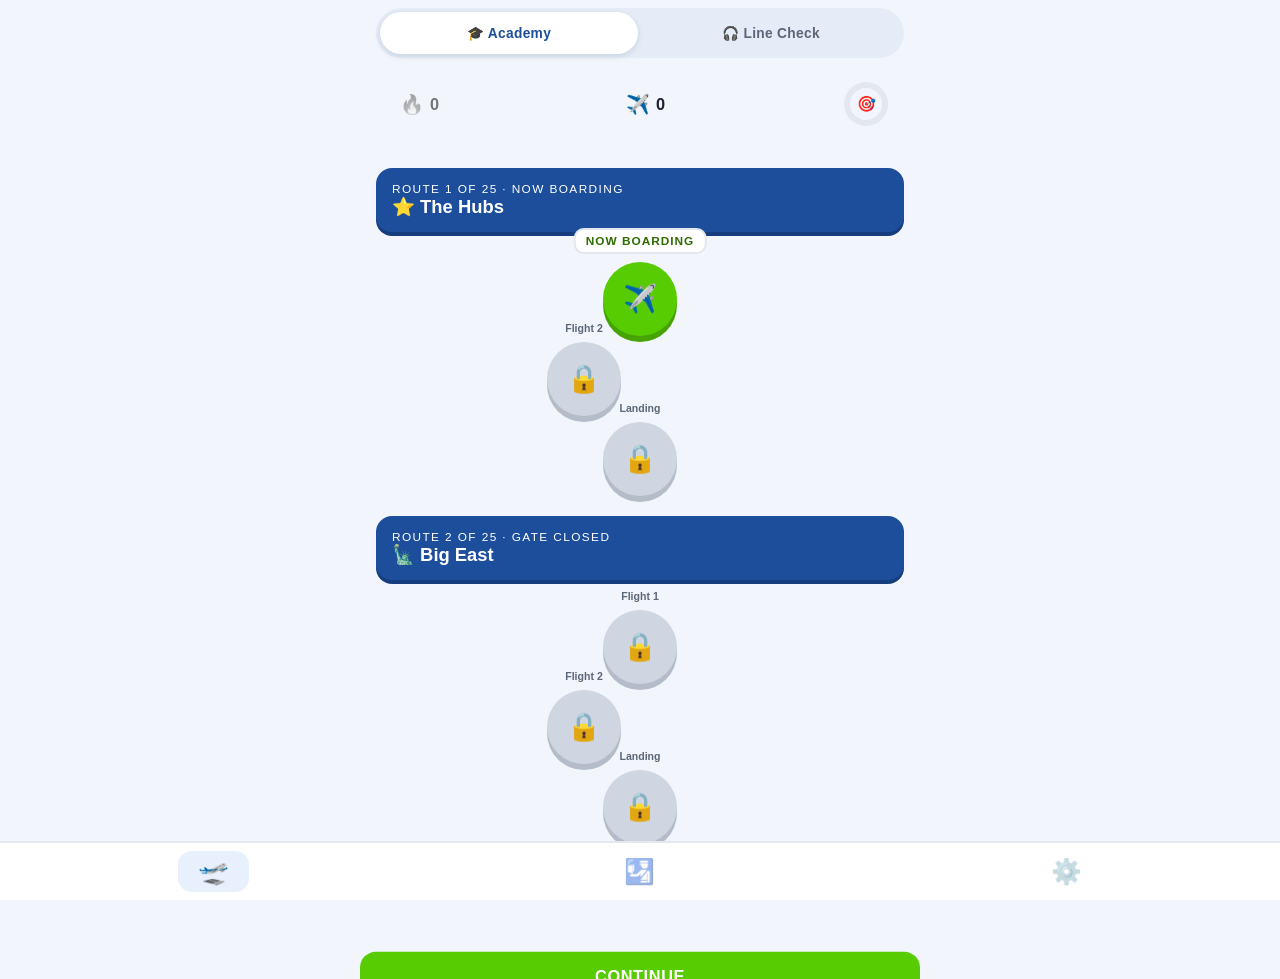
<file: index.html>
<!DOCTYPE html>
<html lang="en">
  <head>
    <meta charset="UTF-8" />
    <meta name="viewport" content="width=device-width, initial-scale=1.0, viewport-fit=cover" />
    <meta name="theme-color" content="#0a3161" />
    <title>Corrine's Flight Academy</title>
    <link rel="manifest" href="manifest.webmanifest" />
    <link rel="apple-touch-icon" href="icons/icon-192.png" />
    <link rel="stylesheet" href="styles.css" />
  </head>
  <body>
    <main id="app">
      <!-- ===== PATH (home) ===== -->
      <section id="path-screen" class="screen">
        <!-- Mode switch: Academy teaches, Line Check checks. -->
        <div class="mode-switch" role="group" aria-label="Game mode">
          <button class="ms-btn active" data-mode="academy">🎓 Academy</button>
          <button class="ms-btn" data-mode="linecheck">🎧 Line Check</button>
        </div>
        <div class="topbar">
          <button class="stat-chip streak-chip" id="streak-chip" aria-label="Day streak">
            <span class="ico">🔥</span><span id="streak-num">0</span>
          </button>
          <button class="stat-chip" id="miles-chip" aria-label="Sky Miles">
            <span class="ico">✈️</span><span id="miles-num">0</span>
          </button>
          <div class="goal-ring" id="goal-ring" style="position:relative" title="Daily goal">
            <span class="plane" id="goal-plane">🎯</span>
          </div>
        </div>

        <div class="banner" id="risk-banner" hidden>
          <span>⏰</span><span id="risk-text">Your streak is waiting — land one flight today!</span>
        </div>

        <div id="path-container"><!-- units + nodes rendered by app.js --></div>
      </section>

      <!-- ===== LESSON ===== -->
      <section id="lesson-screen" class="screen" hidden>
        <div class="lesson-top">
          <button class="quit-btn" id="quit-btn" aria-label="Quit lesson">✕</button>
          <div class="lesson-bar"><div class="fill" id="lesson-fill"></div></div>
          <div class="combo-flame" id="combo-flame"></div>
        </div>

        <div class="maple" id="maple">
          <span class="dog" id="maple-dog">🐕</span>
          <span class="bubble" id="maple-bubble" hidden></span>
        </div>

        <div class="q-area" id="q-area"><!-- question rendered by app.js --></div>

        <button class="btn blue" id="check-btn" hidden disabled>Check</button>
      </section>

      <!-- ===== LESSON COMPLETE (boarding pass) ===== -->
      <section id="complete-screen" class="screen" hidden>
        <div class="complete-wrap">
          <div class="complete-title" id="complete-title">Flight landed! 🛬</div>
          <div class="stars-big" id="complete-stars"></div>
          <div class="boarding-pass">
            <div class="bp-head">
              <span>UNITED FLIGHT ACADEMY</span><span id="bp-flight">UA 1234</span>
            </div>
            <div class="bp-body wide" style="padding-bottom:4px">
              <div class="bp-stat">
                <div class="lbl">Passenger</div>
                <div class="num" style="font-size:1.1rem">HACHMON / CORRINE</div>
              </div>
            </div>
            <div class="bp-body">
              <div class="bp-stat"><div class="num" id="bp-miles">+0</div><div class="lbl">Miles</div></div>
              <div class="bp-stat"><div class="num" id="bp-acc">0%</div><div class="lbl">Accuracy</div></div>
              <div class="bp-stat"><div class="num" id="bp-combo">0</div><div class="lbl">Best combo</div></div>
            </div>
            <div class="bp-tear"></div>
            <div class="bp-foot" id="bp-note">🐕 Maple approves this landing.</div>
          </div>
          <button class="btn" id="continue-btn" style="width:100%">Continue</button>
          <button class="btn ghost" id="bonus-btn" style="width:100%" hidden>⚡ Final Boarding — 45s bonus round</button>
          <button class="btn ghost" id="path-btn" style="width:100%" hidden>Back to the path</button>
        </div>
      </section>

      <!-- ===== LINE CHECK: ops board (home) ===== -->
      <section id="lc-home-screen" class="screen lc" hidden>
        <div class="mode-switch dark" role="group" aria-label="Game mode">
          <button class="ms-btn" data-mode="academy">🎓 Academy</button>
          <button class="ms-btn active" data-mode="linecheck">🎧 Line Check</button>
        </div>
        <div class="lc-head">
          <div class="lc-kicker">CHECK AIRMAN ON BOARD</div>
          <h1 class="lc-title">Line Check</h1>
          <p class="lc-sub">
            No options. No letter tiles. No route to narrow it down — just the question,
            the way someone would ask you at the gate.
          </p>
          <div class="lc-stats" id="lc-stats"></div>
        </div>
        <div class="lc-menu" id="lc-menu"><!-- round cards rendered by app.js --></div>
      </section>

      <!-- ===== LINE CHECK: the runner ===== -->
      <section id="lc-screen" class="screen lc" hidden>
        <div class="lc-top">
          <button class="quit-btn" id="lc-quit" aria-label="Leave line check">✕</button>
          <div class="lc-bar"><div class="fill" id="lc-fill"></div></div>
          <div class="lc-meta" id="lc-meta"></div>
        </div>
        <div class="lc-stage" id="lc-stage"><!-- skinned prompt + answer, rendered by app.js --></div>
      </section>

      <!-- ===== LINE CHECK: debrief ===== -->
      <section id="lc-report-screen" class="screen lc" hidden>
        <div class="report">
          <div class="rep-head">
            <div class="rep-kicker">LINE CHECK REPORT</div>
            <div class="rep-verdict" id="rep-verdict">SATISFACTORY</div>
            <div class="rep-sub" id="rep-sub"></div>
          </div>
          <div class="rep-grid">
            <div class="rep-stat"><div class="num" id="rep-score">0</div><div class="lbl">Correct</div></div>
            <div class="rep-stat"><div class="num" id="rep-acc">0%</div><div class="lbl">Accuracy</div></div>
            <div class="rep-stat"><div class="num" id="rep-miles">+0</div><div class="lbl">Miles</div></div>
          </div>
          <div class="rep-list" id="rep-list"></div>
          <button class="btn" id="rep-again" style="width:100%">Run another</button>
          <button class="btn ghost" id="rep-done" style="width:100%">Back to ops</button>
        </div>
      </section>

      <!-- ===== LINE CHECK: hand-the-phone-over deck ===== -->
      <section id="lc-cards-screen" class="screen lc" hidden>
        <div class="lc-top">
          <button class="quit-btn" id="cards-quit" aria-label="Put the deck away">✕</button>
          <div class="lc-bar"><div class="fill" id="cards-fill"></div></div>
          <div class="lc-meta" id="cards-meta"></div>
        </div>
        <div class="qcard-wrap">
          <div class="qcard" id="qcard">
            <div class="qcard-role">📱 HAND THE PHONE OVER — READ THIS OUT LOUD</div>
            <div class="qcard-q" id="qcard-q"></div>
            <div class="qcard-a" id="qcard-a" hidden></div>
            <button class="btn ghost" id="qcard-reveal" style="width:100%">Reveal the answer</button>
            <div class="qcard-grade" id="qcard-grade" hidden>
              <button class="btn red" id="qcard-miss">✗ Missed it</button>
              <button class="btn" id="qcard-got">✓ Nailed it</button>
            </div>
          </div>
        </div>
      </section>

      <!-- ===== PASSPORT ===== -->
      <section id="passport-screen" class="screen" hidden>
        <div class="passport-head">
          <div class="muted" style="color:#cfe0f5">CREW RANK</div>
          <div class="rank-name" id="rank-name">Trainee 🎓</div>
          <div class="rank-bar"><div class="fill" id="rank-fill"></div></div>
          <div id="rank-next" style="font-size:0.85rem; opacity:0.85"></div>
        </div>
        <h2 class="section">🛂 Passport stamps</h2>
        <div class="stamps" id="stamps"></div>
        <h2 class="section">🎖️ Badges</h2>
        <div class="badges-row" id="badges"></div>
      </section>

      <!-- ===== SETTINGS ===== -->
      <section id="settings-screen" class="screen" hidden>
        <div class="settings-list">
          <div class="setting-row">
            <span>🔊 Sound effects</span>
            <label class="switch"><input type="checkbox" id="sound-toggle" /><span class="knob"></span></label>
          </div>
          <div class="setting-row">
            <span>🎧 Line Check voice<br /><small class="muted" id="voice-status"></small></span>
            <select id="voice-select" class="mini-select">
              <option value="full">Speak &amp; listen</option>
              <option value="prompts">Speak only</option>
              <option value="off">Silent</option>
            </select>
          </div>
          <div class="setting-row">
            <span>🎲 Cold call on open<br /><small class="muted">One surprise question when you open the app</small></span>
            <label class="switch"><input type="checkbox" id="coldopen-toggle" /><span class="knob"></span></label>
          </div>
          <div class="setting-row">
            <span>🎯 Daily goal (miles)</span>
            <input type="number" id="goal-input" min="10" max="500" step="10" />
          </div>
          <div class="setting-row">
            <span>🌦️ Weather Delay (streak shield)<br /><small class="muted" id="freeze-status"></small></span>
            <button class="btn blue" id="freeze-btn" style="padding:10px 12px; font-size:0.8rem">Buy · 200 ✈️</button>
          </div>
          <div class="setting-row"><span>💾 Back up progress</span><button class="btn ghost" id="export-btn" style="padding:10px 12px; font-size:0.8rem">Export</button></div>
          <div class="setting-row"><span>📥 Restore progress</span><button class="btn ghost" id="import-btn" style="padding:10px 12px; font-size:0.8rem">Import</button></div>
          <input type="file" id="import-file" accept="application/json" hidden />
          <div class="setting-row"><span>🗑️ Reset everything</span><button class="btn red" id="reset-btn" style="padding:10px 12px; font-size:0.8rem">Reset</button></div>
          <p class="muted">Progress is saved on this device. Export to move to another phone.</p>
        </div>
      </section>
    </main>

    <!-- Maple celebration overlay -->
    <div class="cheer-overlay" id="cheer-overlay">
      <div class="cheer-card">
        <div class="big-dog" id="cheer-dog">🐕</div>
        <div class="msg" id="cheer-msg"></div>
        <button class="btn" id="cheer-btn">Aww! Continue</button>
      </div>
    </div>

    <!-- Answer feedback footer -->
    <div class="feedback" id="feedback">
      <div class="feedback-inner">
        <div class="headline" id="fb-headline"></div>
        <div class="detail" id="fb-detail"></div>
        <div class="hint" id="fb-hint"></div>
        <button class="btn" id="fb-continue">Continue</button>
      </div>
    </div>

    <!-- Bottom tabs -->
    <nav class="tabbar" id="tabbar">
      <button class="tab active" data-tab="path" aria-label="Flight path">🛫</button>
      <button class="tab" data-tab="passport" aria-label="Passport">🛂</button>
      <button class="tab" data-tab="settings" aria-label="Settings">⚙️</button>
    </nav>

    <!-- Order matters: data + engines first, then the app that wires them up. -->
    <script src="js/data.js"></script>
    <script src="js/srs.js"></script>
    <script src="js/storage.js"></script>
    <script src="js/audio.js"></script>
    <script src="js/game.js"></script>
    <script src="js/linecheck.js"></script>
    <script src="js/voice.js"></script>
    <script src="js/app.js"></script>
  </body>
</html>
</file>
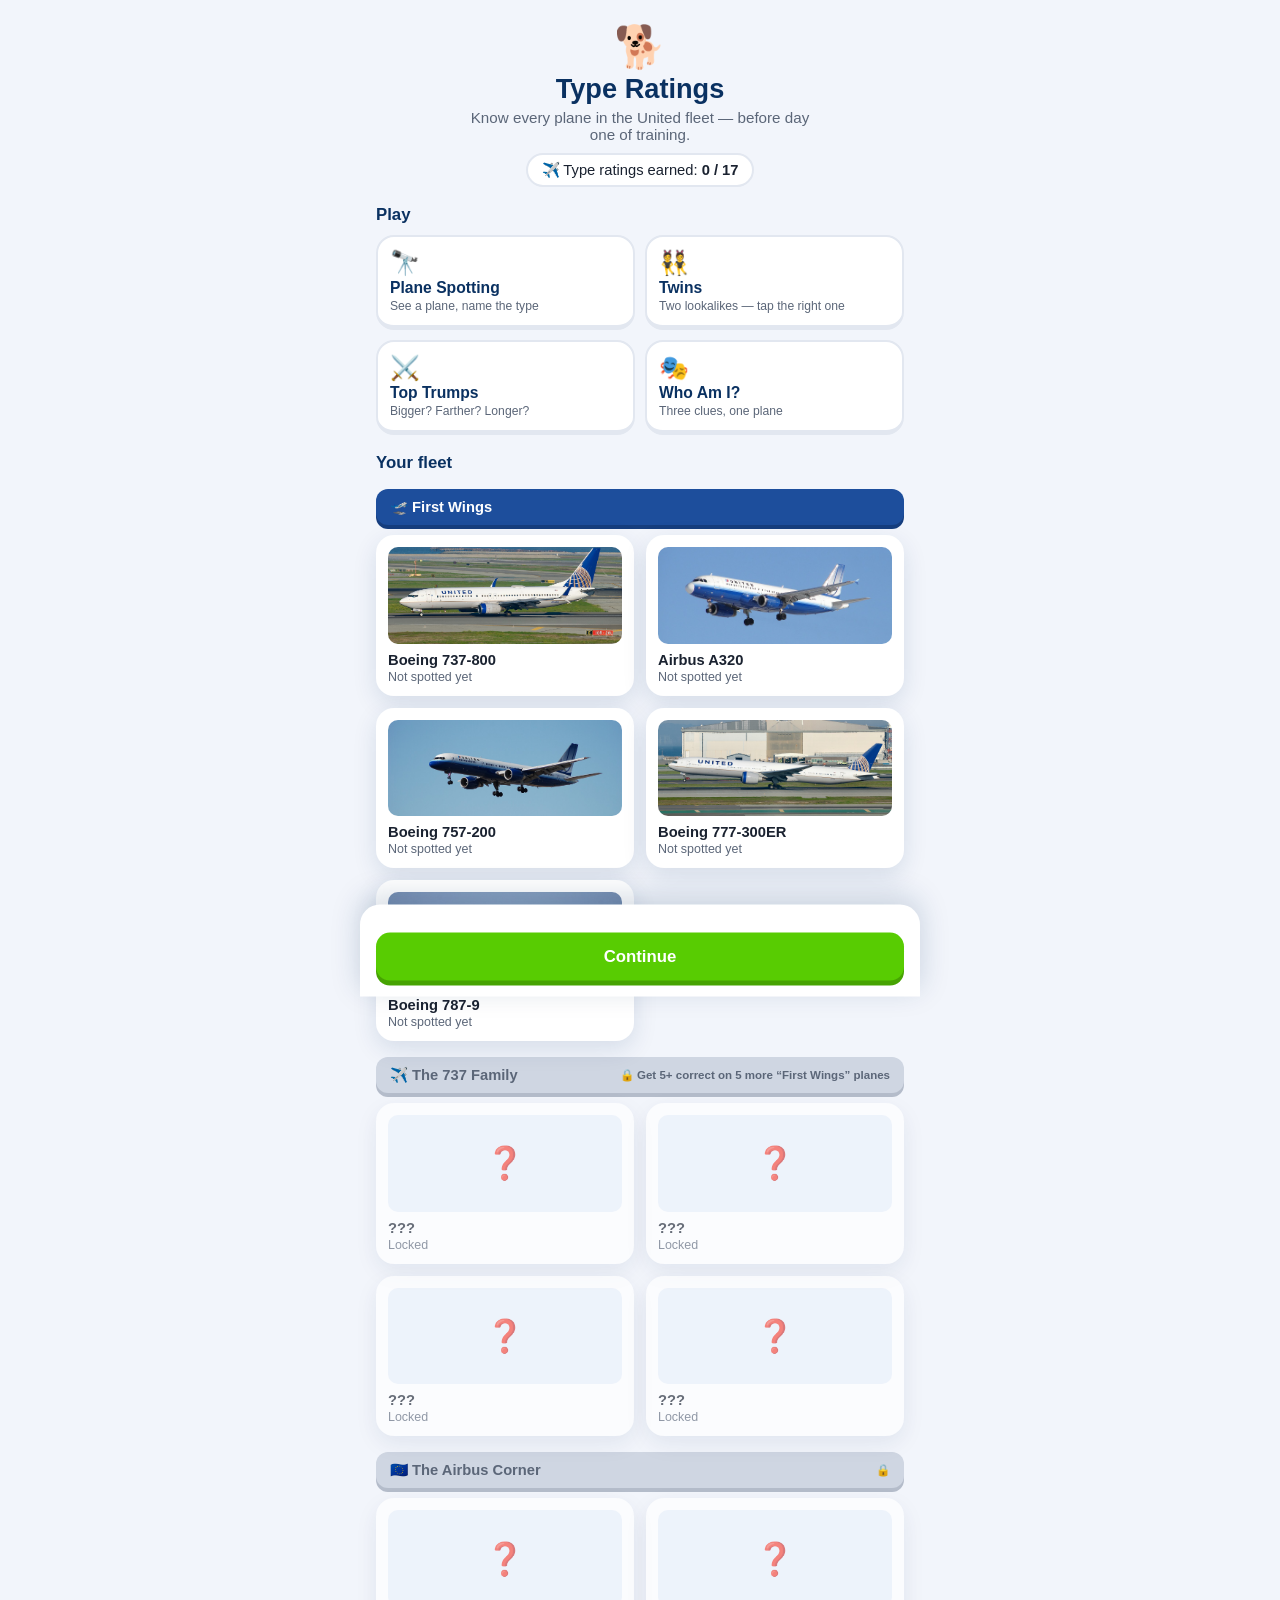
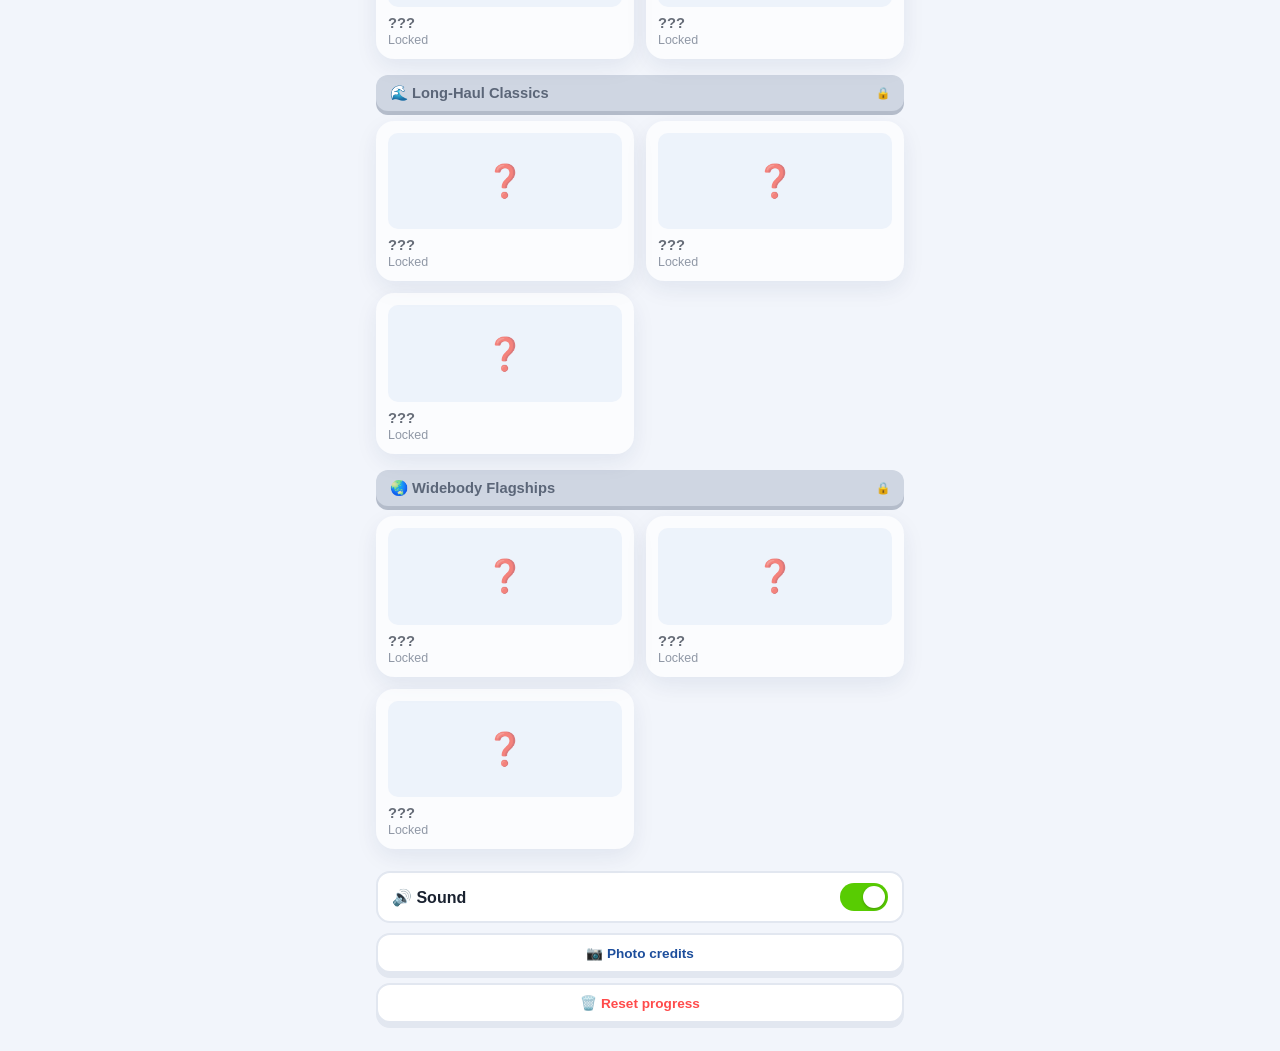
<file: fleet/index.html>
<!DOCTYPE html>
<html lang="en">
  <head>
    <meta charset="UTF-8" />
    <meta name="viewport" content="width=device-width, initial-scale=1.0, viewport-fit=cover" />
    <meta name="theme-color" content="#0a3161" />
    <title>Corrine's Type Ratings</title>
    <link rel="manifest" href="manifest.webmanifest" />
    <link rel="apple-touch-icon" href="icons/icon-192.png" />
    <link rel="stylesheet" href="styles.css" />
  </head>
  <body>
    <main id="app">
      <!-- ===== HOME (the hangar) ===== -->
      <section id="home-screen" class="screen">
        <header class="hero">
          <div class="hero-dog">🐕</div>
          <h1>Type Ratings</h1>
          <p class="tagline">Know every plane in the United fleet — before day one of training.</p>
          <div class="rated-chip">✈️ Type ratings earned: <b id="rated-count">0 / 5</b></div>
        </header>

        <div class="banner" id="ph-banner" hidden>
          🖼️ Using placeholder art for now — add real photos with
          <code>tools/fetch-photos.mjs</code> (see README).
        </div>

        <h2 class="section">Play</h2>
        <div class="modes" id="modes"><!-- mode cards rendered by app.js --></div>

        <h2 class="section">Your fleet</h2>
        <div class="hangar" id="hangar"><!-- groups + plane cards rendered by app.js --></div>

        <div class="home-foot">
          <label class="switch-row"><span>🔊 Sound</span>
            <label class="switch"><input type="checkbox" id="sound-toggle" /><span class="knob"></span></label>
          </label>
          <button class="btn ghost small" id="credits-btn">📷 Photo credits</button>
          <button class="btn ghost small danger" id="reset-btn">🗑️ Reset progress</button>
        </div>
      </section>

      <!-- ===== QUIZ ===== -->
      <section id="quiz-screen" class="screen" hidden>
        <div class="quiz-top">
          <button class="quit-btn" id="quit-btn" aria-label="Quit round">✕</button>
          <div class="quiz-bar"><div class="fill" id="quiz-fill"></div></div>
          <div class="quiz-count" id="quiz-count">1 / 8</div>
        </div>

        <div class="maple">
          <span class="dog">🐕</span>
          <span class="bubble" id="maple-bubble" hidden></span>
        </div>

        <div class="fixup-tag" id="fixup-tag" hidden>🔁 Second look — you've got this</div>
        <h2 class="q-prompt" id="q-prompt">What plane is this?</h2>
        <div id="q-body"><!-- photo / twin panels / clues rendered by app.js --></div>
        <div class="options" id="options"></div>
      </section>

      <!-- ===== RESULTS ===== -->
      <section id="results-screen" class="screen" hidden>
        <div class="results-wrap">
          <div class="res-title" id="res-title">Round complete! 🛬</div>
          <div class="rating-card">
            <div class="rc-head"><span>UNITED FLEET ACADEMY</span><span>SPOTTING CHECK</span></div>
            <div class="rc-body">
              <div class="rc-stat"><div class="num" id="res-acc">0%</div><div class="lbl">First-try accuracy</div></div>
              <div class="rc-stat"><div class="num" id="res-combo">0</div><div class="lbl">Best combo</div></div>
            </div>
            <div class="rc-foot" id="res-note">🐕 Maple approves.</div>
          </div>
          <div id="res-stamps"></div>
          <button class="btn play" id="again-btn">🔭 Spot more planes</button>
          <button class="btn ghost" id="home-btn">Back to the hangar</button>
        </div>
      </section>

      <!-- ===== PHOTO CREDITS ===== -->
      <section id="credits-screen" class="screen" hidden>
        <h2 class="section">📷 Photo credits</h2>
        <p class="muted">
          Photos come from <a href="https://commons.wikimedia.org" target="_blank" rel="noopener">Wikimedia Commons</a>
          under free licenses. Thank you, plane spotters of the world.
        </p>
        <div id="credits-list"></div>
        <button class="btn ghost" id="credits-back" style="width:100%">Back</button>
      </section>
    </main>

    <!-- Answer feedback footer -->
    <div class="feedback" id="feedback">
      <div class="feedback-inner">
        <div class="headline" id="fb-headline"></div>
        <div class="spot-cue" id="fb-spot"></div>
        <button class="btn" id="fb-continue">Continue</button>
      </div>
    </div>

    <!-- Order matters: data + engines first, then the app that wires them up. -->
    <script src="js/data.js"></script>
    <script src="js/quiz.js"></script>
    <script src="js/photos.js"></script>
    <script src="js/audio.js"></script>
    <script src="js/app.js"></script>
  </body>
</html>
</file>
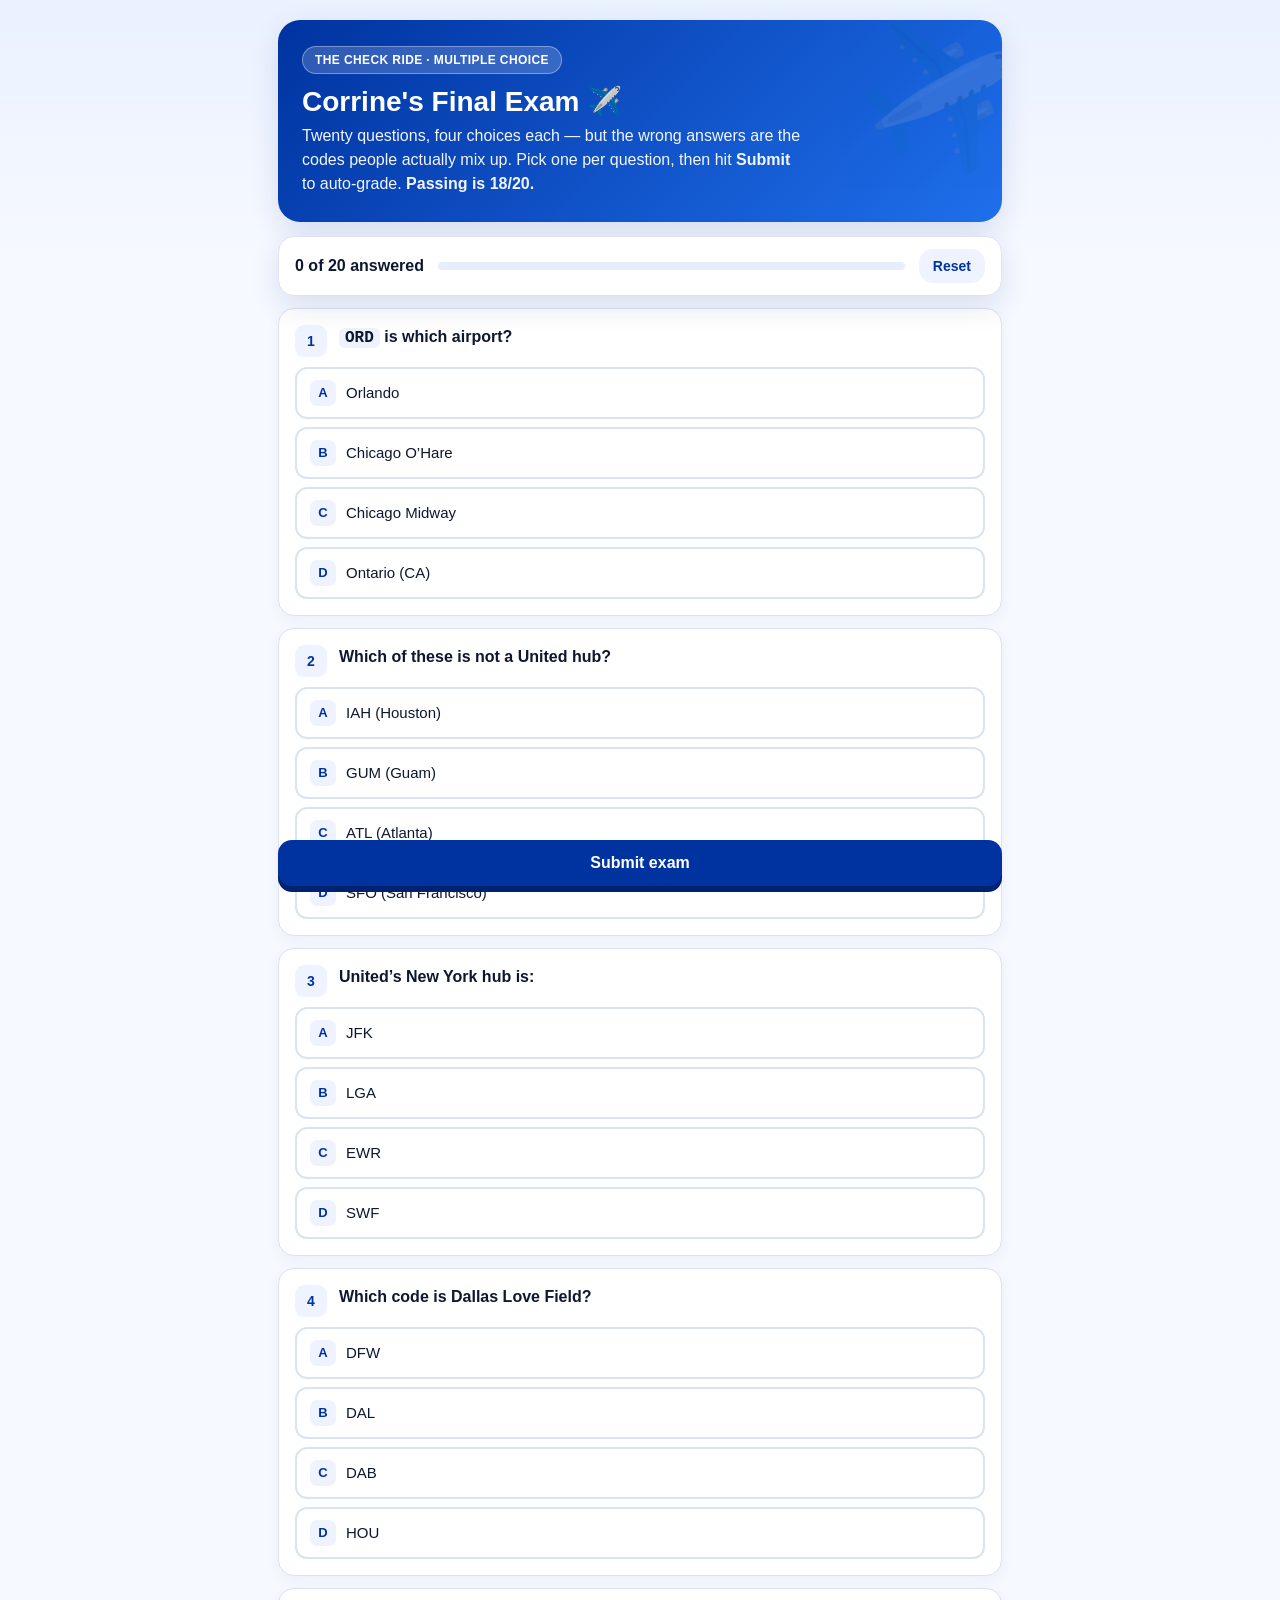
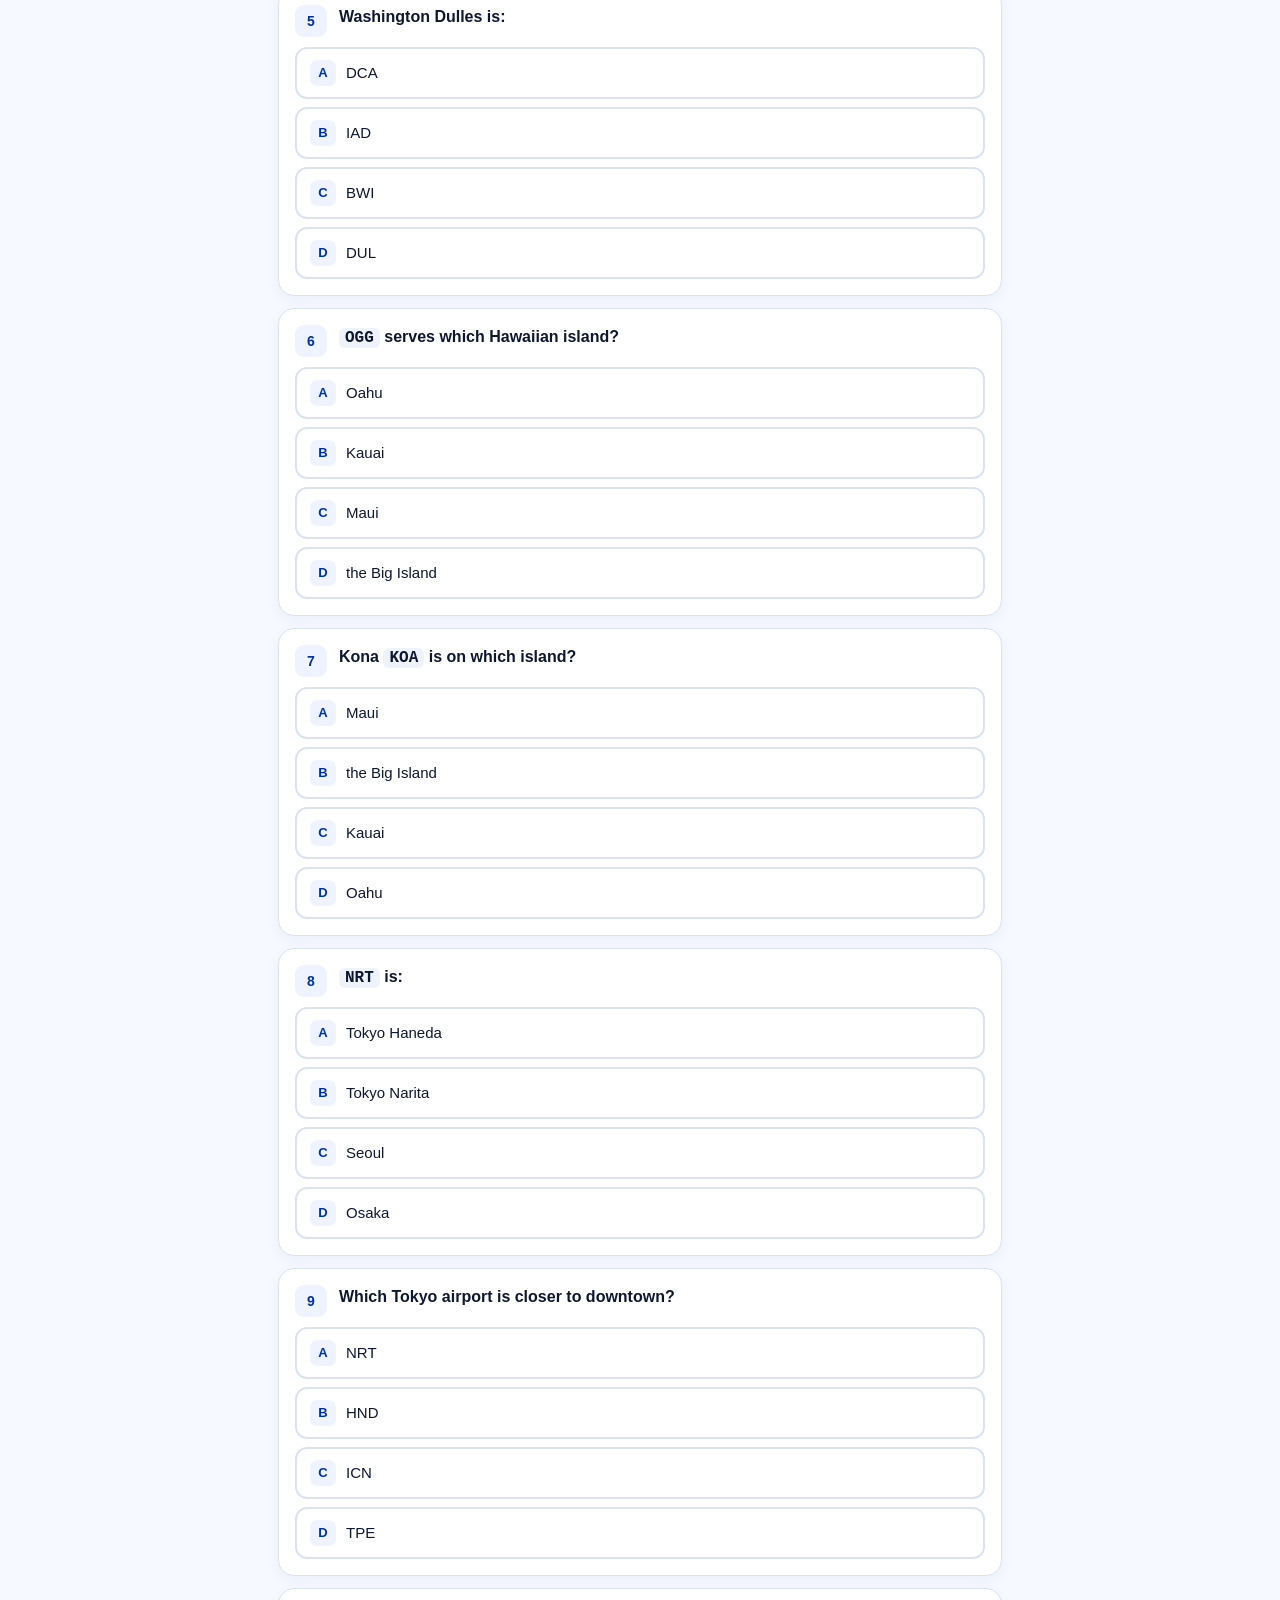
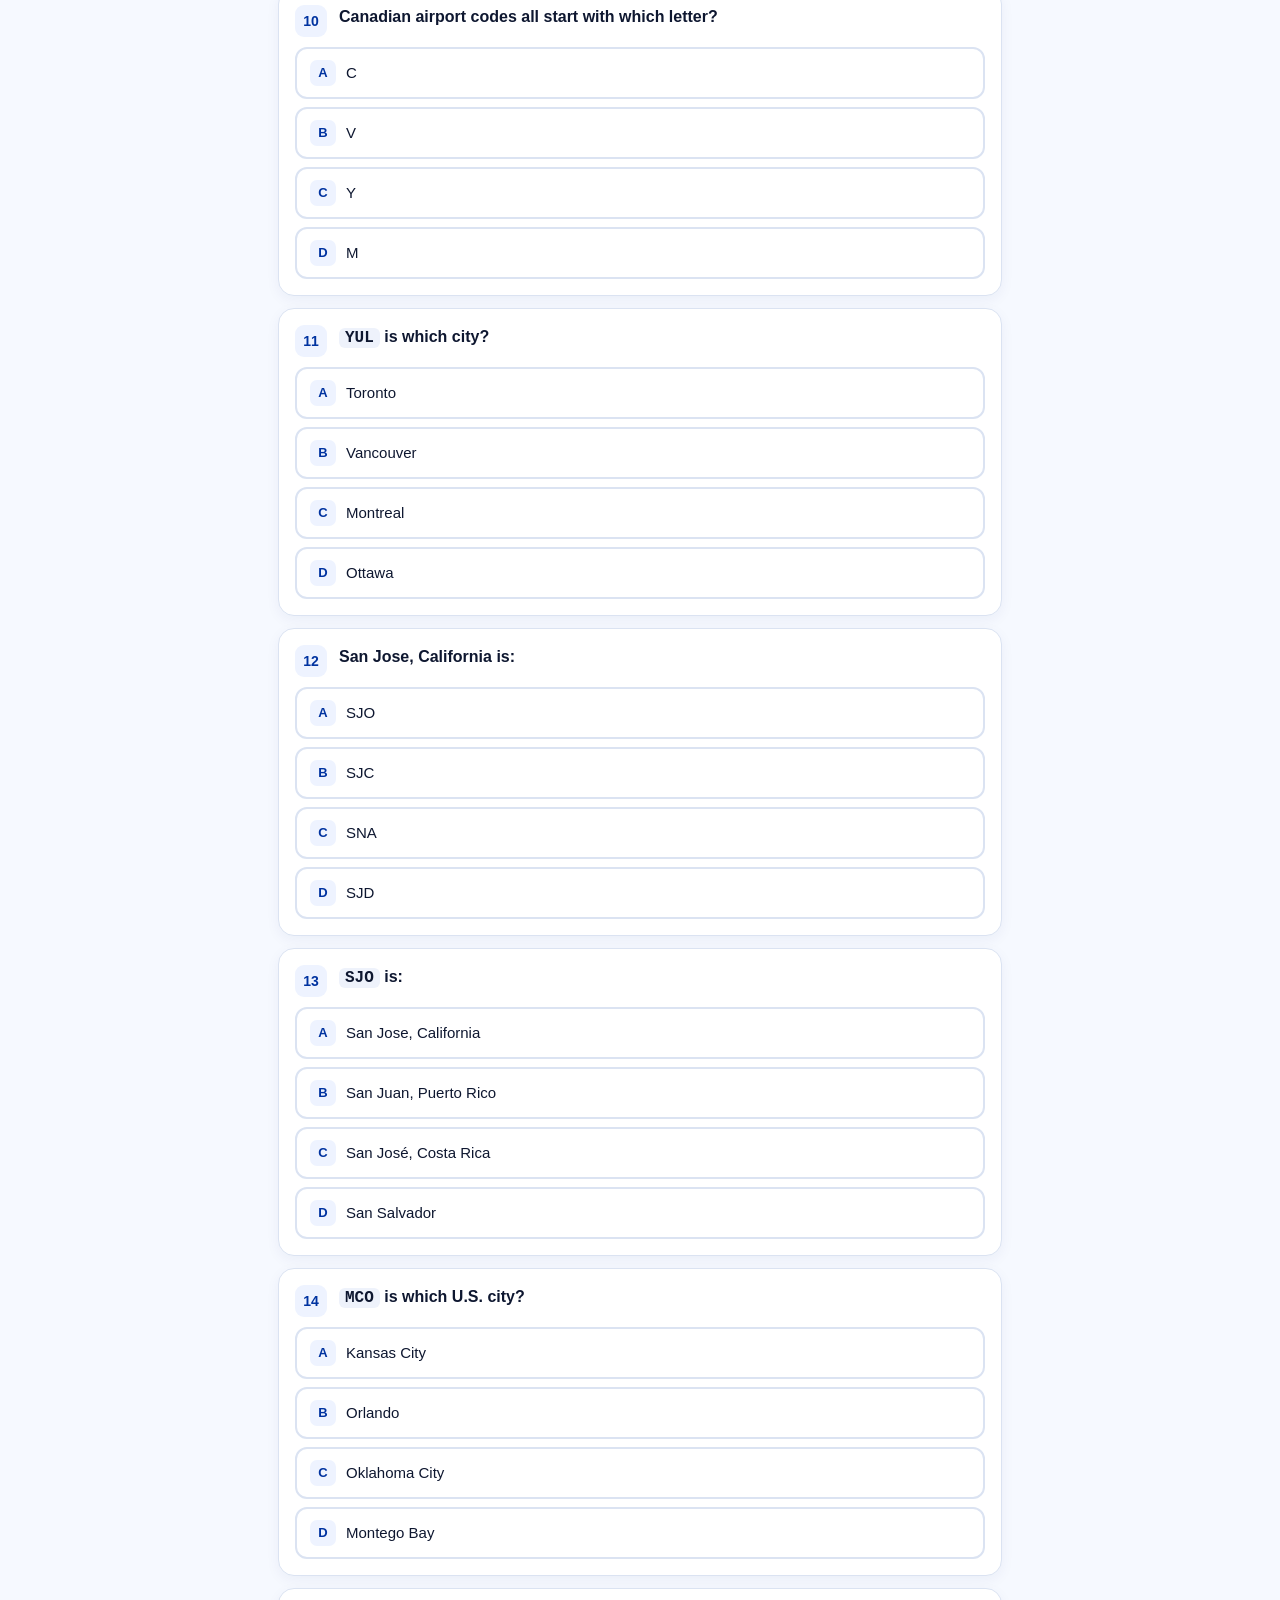
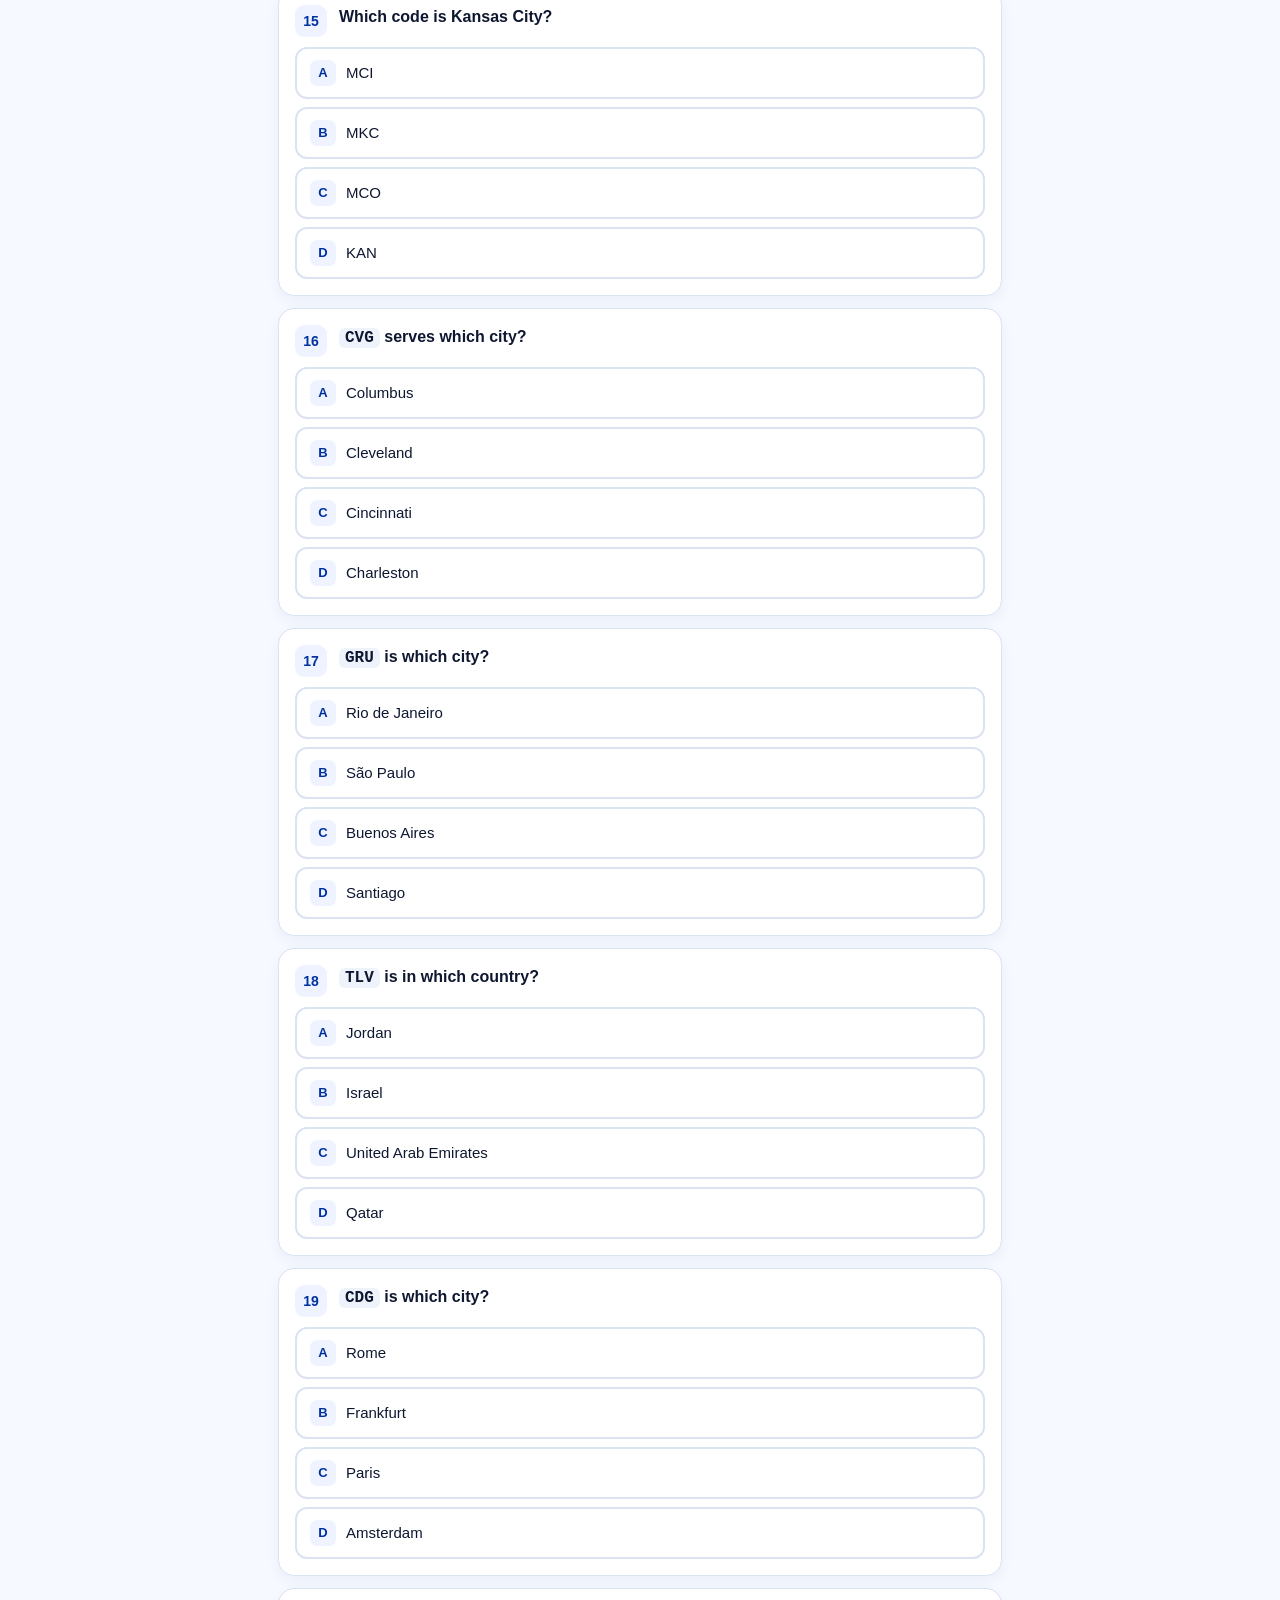
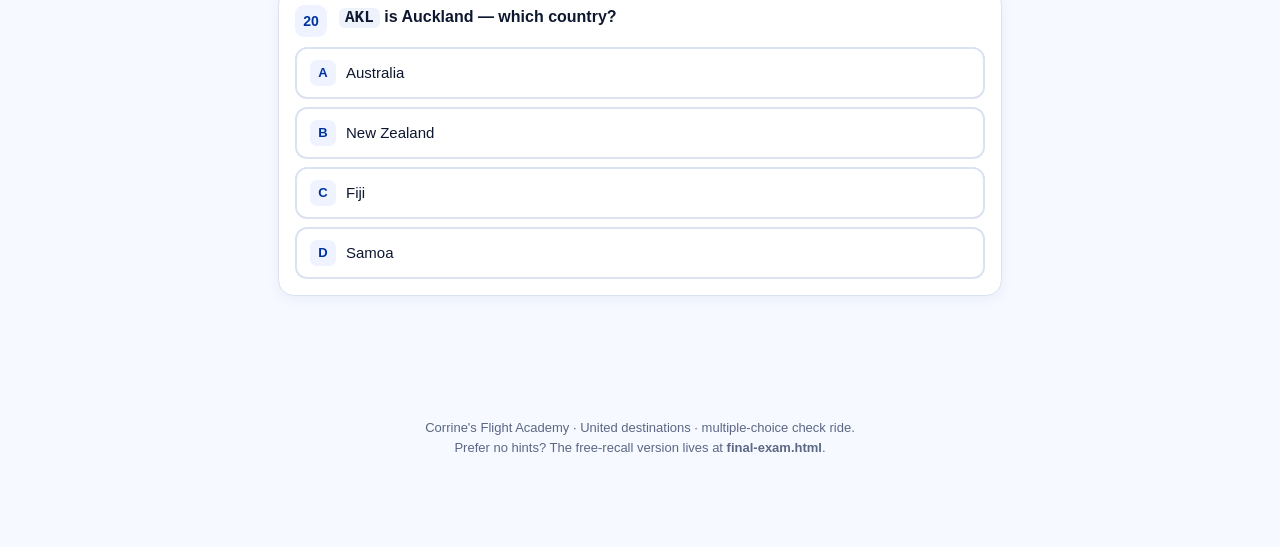
<file: final-exam-mc.html>
<!DOCTYPE html>
<html lang="en">
<head>
<meta charset="UTF-8">
<meta name="viewport" content="width=device-width, initial-scale=1.0">
<title>Corrine's Final Exam — Multiple Choice ✈️</title>
<style>
  :root{
    --united-blue:#0033a0; --sky:#1f6feb; --gold:#f5b400;
    --ink:#0e1730; --card:#fff; --muted:#5b6784; --good:#1a9c5b; --bad:#d23b52;
    --line:#dbe3f2; --shadow:0 10px 30px rgba(0,32,120,.12);
  }
  *{box-sizing:border-box}
  html,body{margin:0}
  body{
    font-family:-apple-system,BlinkMacSystemFont,"Segoe UI",Roboto,Helvetica,Arial,sans-serif;
    color:var(--ink); background:linear-gradient(180deg,#eaf1ff,#f6f9ff 260px);
    line-height:1.5; -webkit-text-size-adjust:100%;
  }
  .wrap{max-width:760px; margin:0 auto; padding:20px 18px 90px}

  header.hero{
    background:linear-gradient(135deg,var(--united-blue),var(--sky));
    color:#fff; border-radius:22px; padding:26px 24px; box-shadow:var(--shadow);
    position:relative; overflow:hidden;
  }
  header.hero:after{content:"✈️"; position:absolute; right:-8px; top:-14px; font-size:120px; opacity:.14; transform:rotate(18deg)}
  .badge{display:inline-block; background:rgba(255,255,255,.18); border:1px solid rgba(255,255,255,.35);
    padding:4px 12px; border-radius:999px; font-size:12px; font-weight:700; letter-spacing:.4px; text-transform:uppercase}
  header.hero h1{margin:12px 0 6px; font-size:28px; line-height:1.15}
  header.hero p{margin:0; opacity:.95; max-width:56ch}

  .scorebar{
    position:sticky; top:0; z-index:20; margin:14px 0 6px; background:var(--card);
    border:1px solid var(--line); border-radius:16px; box-shadow:var(--shadow);
    padding:12px 16px; display:flex; align-items:center; gap:14px; flex-wrap:wrap;
  }
  .scorebar .tally{font-weight:800; font-size:16px}
  .scorebar .tally b{color:var(--united-blue)}
  .scorebar .grow{flex:1}
  .progressline{height:8px; border-radius:999px; background:#e7edfb; overflow:hidden}
  .progressline > i{display:block; height:100%; width:0; background:linear-gradient(90deg,var(--sky),var(--united-blue)); transition:width .3s}

  .q{background:var(--card); border:1px solid var(--line); border-radius:16px; padding:16px; margin:12px 0; box-shadow:0 4px 14px rgba(0,32,120,.05)}
  .q .qhead{display:flex; gap:12px; align-items:flex-start; margin-bottom:10px}
  .q .qn{flex:none; width:32px; height:32px; border-radius:9px; background:#eef3ff; color:var(--united-blue); font-weight:800; display:flex; align-items:center; justify-content:center; font-size:14px}
  .q .prompt{font-size:16px; font-weight:600}
  .q .prompt code{background:#eef2fb; padding:1px 6px; border-radius:6px; font-weight:800; font-family:ui-monospace,Menlo,Consolas,monospace}

  .opts{display:flex; flex-direction:column; gap:8px}
  .opt{
    display:flex; align-items:center; gap:10px; padding:11px 13px; border:2px solid var(--line);
    border-radius:12px; cursor:pointer; font-size:15px; background:#fff; transition:.12s; user-select:none;
  }
  .opt:hover{border-color:#b9caf0; background:#f7faff}
  .opt .key{flex:none; width:26px; height:26px; border-radius:7px; background:#eef3ff; color:var(--united-blue);
    font-weight:800; font-size:13px; display:flex; align-items:center; justify-content:center}
  .opt.sel{border-color:var(--sky); background:#eef5ff}
  .opt.sel .key{background:var(--sky); color:#fff}
  .opt input{display:none}

  /* graded states */
  .graded .opt{cursor:default}
  .graded .opt.correct{border-color:var(--good); background:#e9f9f0}
  .graded .opt.correct .key{background:var(--good); color:#fff}
  .graded .opt.wrongpick{border-color:var(--bad); background:#fdecef}
  .graded .opt.wrongpick .key{background:var(--bad); color:#fff}
  .verdict{margin-top:10px; font-size:14px; font-weight:700; display:none}
  .graded .verdict{display:block}
  .verdict.ok{color:var(--good)}
  .verdict.no{color:var(--bad)}
  .verdict small{display:block; font-weight:600; color:var(--muted); margin-top:2px}

  .submitbar{position:sticky; bottom:0; margin-top:18px; padding:14px 0}
  .btn{border:none; cursor:pointer; font-weight:800; border-radius:14px; padding:14px 18px; font-size:16px; width:100%;
    background:var(--united-blue); color:#fff; box-shadow:0 6px 0 #002270; transition:.08s}
  .btn:active{transform:translateY(3px); box-shadow:0 3px 0 #002270}
  .btn.ghost{background:#eef3ff; color:var(--united-blue); box-shadow:0 4px 0 #cdd9f5}
  .btn.small{width:auto; font-size:14px; padding:9px 14px; box-shadow:none}

  .result{margin-top:8px; background:linear-gradient(135deg,#0b2a6b,#1f6feb); color:#fff; border-radius:20px; padding:22px; box-shadow:var(--shadow); display:none}
  .result.show{display:block}
  .result h3{margin:0 0 4px; font-size:22px}
  .result .big{font-size:42px; font-weight:900; margin:4px 0}
  .result p{margin:0; opacity:.95}

  footer.note{color:var(--muted); font-size:13px; margin-top:30px; text-align:center}

  @media print{
    body{background:#fff}
    .scorebar,.submitbar,.btn{display:none !important}
    .graded .verdict, .opt.correct{ }
    .q,header.hero,.result{box-shadow:none}
    header.hero{color:#000; background:#fff; border:2px solid #0033a0}
    header.hero:after{display:none}
  }
</style>
</head>
<body>
<div class="wrap">

  <header class="hero">
    <span class="badge">The Check Ride · Multiple Choice</span>
    <h1>Corrine's Final Exam ✈️</h1>
    <p>Twenty questions, four choices each — but the wrong answers are the codes people
    actually mix up. Pick one per question, then hit <b>Submit</b> to auto-grade.
    <b>Passing is 18/20.</b></p>
  </header>

  <div class="scorebar">
    <div class="tally"><span id="answered">0</span> of 20 answered</div>
    <div class="progressline grow"><i id="bar"></i></div>
    <button class="btn ghost small" onclick="resetAll()">Reset</button>
  </div>

  <form id="exam"></form>

  <div class="submitbar">
    <button class="btn" id="submitBtn" onclick="grade()">Submit exam</button>
  </div>

  <div class="result" id="result">
    <h3 id="rTitle"></h3>
    <div class="big"><span id="rScore">0</span> / 20</div>
    <p id="rMsg"></p>
    <button class="btn ghost small" style="margin-top:12px" onclick="resetAll()">Retake</button>
  </div>

  <footer class="note">
    Corrine's Flight Academy · United destinations · multiple-choice check ride.<br>
    Prefer no hints? The free-recall version lives at <b>final-exam.html</b>.
  </footer>
</div>

<script>
/* Each question: prompt, 4 options, and the index of the correct one.
   Distractors are deliberately the real look-alikes from the route map. */
const QUESTIONS = [
  { q:'<code>ORD</code> is which airport?',
    o:['Orlando','Chicago O’Hare','Chicago Midway','Ontario (CA)'], a:1,
    why:'ORD = O’Hare (from ORcharD Field). Orlando is MCO, Midway is MDW, Ontario is ONT.' },

  { q:'Which of these is <b>not</b> a United hub?',
    o:['IAH (Houston)','GUM (Guam)','ATL (Atlanta)','SFO (San Francisco)'], a:2,
    why:'The hubs are ORD, DEN, IAH, EWR, SFO, LAX, IAD and GUM. Atlanta is a domestic destination.' },

  { q:'United’s New York <b>hub</b> is:',
    o:['JFK','LGA','EWR','SWF'], a:2,
    why:'Newark (EWR) is the hub. JFK and LGA are flown, but Newark is home base.' },

  { q:'Which code is <b>Dallas Love Field</b>?',
    o:['DFW','DAL','DAB','HOU'], a:1,
    why:'DAL = Love Field. DFW is the big Dallas/Fort Worth airport.' },

  { q:'<b>Washington Dulles</b> is:',
    o:['DCA','IAD','BWI','DUL'], a:1,
    why:'IAD = Dulles. DCA is Reagan National; BWI is Baltimore.' },

  { q:'<code>OGG</code> serves which Hawaiian island?',
    o:['Oahu','Kauai','Maui','the Big Island'], a:2,
    why:'OGG = Kahului, Maui. Oahu is HNL, Kauai is LIH.' },

  { q:'Kona <code>KOA</code> is on which island?',
    o:['Maui','the Big Island','Kauai','Oahu'], a:1,
    why:'KOA (Kona) and ITO (Hilo) are both on the Big Island.' },

  { q:'<code>NRT</code> is:',
    o:['Tokyo Haneda','Tokyo Narita','Seoul','Osaka'], a:1,
    why:'NRT = Narita, Tokyo’s big international field. Haneda is HND.' },

  { q:'Which Tokyo airport is <b>closer to downtown</b>?',
    o:['NRT','HND','ICN','TPE'], a:1,
    why:'HND = Haneda, right in the city. NRT (Narita) is farther out.' },

  { q:'Canadian airport codes all start with which letter?',
    o:['C','V','Y','M'], a:2,
    why:'They’re all Y: Toronto YYZ, Vancouver YVR, Montreal YUL, Calgary YYC, Ottawa YOW.' },

  { q:'<code>YUL</code> is which city?',
    o:['Toronto','Vancouver','Montreal','Ottawa'], a:2,
    why:'YUL = Montreal. Toronto YYZ, Vancouver YVR, Ottawa YOW.' },

  { q:'<b>San Jose, California</b> is:',
    o:['SJO','SJC','SNA','SJD'], a:1,
    why:'SJC = San Jose, CA. SJO is San José, Costa Rica; SNA is Santa Ana; SJD is Los Cabos.' },

  { q:'<code>SJO</code> is:',
    o:['San Jose, California','San Juan, Puerto Rico','San José, Costa Rica','San Salvador'], a:2,
    why:'SJO = San José, Costa Rica (International). Don’t confuse with SJC.' },

  { q:'<code>MCO</code> is which U.S. city?',
    o:['Kansas City','Orlando','Oklahoma City','Montego Bay'], a:1,
    why:'MCO = Orlando (from McCoy AFB). Kansas City is MCI, Oklahoma City is OKC.' },

  { q:'Which code is <b>Kansas City</b>?',
    o:['MCI','MKC','MCO','KAN'], a:0,
    why:'MCI = Kansas City (Mid-Continent Intl). MCO is Orlando.' },

  { q:'<code>CVG</code> serves which city?',
    o:['Columbus','Cleveland','Cincinnati','Charleston'], a:2,
    why:'CVG = Cincinnati (its airport is in Covington, KY). Columbus CMH, Cleveland CLE.' },

  { q:'<code>GRU</code> is which city?',
    o:['Rio de Janeiro','São Paulo','Buenos Aires','Santiago'], a:1,
    why:'GRU = São Paulo (Guarulhos). Rio is GIG, Buenos Aires EZE, Santiago SCL.' },

  { q:'<code>TLV</code> is in which country?',
    o:['Jordan','Israel','United Arab Emirates','Qatar'], a:1,
    why:'TLV = Tel Aviv, Israel. Amman AMM is Jordan, Dubai DXB is the UAE, Doha DOH is Qatar.' },

  { q:'<code>CDG</code> is which city?',
    o:['Rome','Frankfurt','Paris','Amsterdam'], a:2,
    why:'CDG = Paris (Charles de Gaulle). Rome FCO, Frankfurt FRA, Amsterdam AMS.' },

  { q:'<code>AKL</code> is Auckland — which country?',
    o:['Australia','New Zealand','Fiji','Samoa'], a:1,
    why:'AKL = Auckland, New Zealand — not Australia. Sydney SYD, Melbourne MEL are the Aussie ones.' },
];

const LETTERS = ['A','B','C','D'];
const form = document.getElementById('exam');
let graded = false;

QUESTIONS.forEach((item, i) => {
  const card = document.createElement('div');
  card.className = 'q';
  card.dataset.i = i;
  const opts = item.o.map((text, j) => `
    <label class="opt" data-j="${j}">
      <span class="key">${LETTERS[j]}</span>
      <input type="radio" name="q${i}" value="${j}">
      <span class="txt">${text}</span>
    </label>`).join('');
  card.innerHTML = `
    <div class="qhead"><div class="qn">${i+1}</div><div class="prompt">${item.q}</div></div>
    <div class="opts">${opts}</div>
    <div class="verdict"></div>`;
  form.appendChild(card);
});

form.addEventListener('change', (e) => {
  if (graded) return;
  const card = e.target.closest('.q');
  card.querySelectorAll('.opt').forEach(o => o.classList.remove('sel'));
  e.target.closest('.opt').classList.add('sel');
  updateProgress();
});

function updateProgress(){
  const answered = QUESTIONS.filter((_, i) => form.querySelector(`input[name="q${i}"]:checked`)).length;
  document.getElementById('answered').textContent = answered;
  document.getElementById('bar').style.width = (answered/QUESTIONS.length*100) + '%';
}

function grade(){
  graded = true;
  let score = 0;
  QUESTIONS.forEach((item, i) => {
    const card = form.querySelector(`.q[data-i="${i}"]`);
    card.classList.add('graded');
    const picked = form.querySelector(`input[name="q${i}"]:checked`);
    const pj = picked ? Number(picked.value) : -1;
    card.querySelectorAll('.opt').forEach(o => {
      const j = Number(o.dataset.j);
      if (j === item.a) o.classList.add('correct');
      if (j === pj && pj !== item.a) o.classList.add('wrongpick');
    });
    const v = card.querySelector('.verdict');
    if (pj === item.a){
      score++;
      v.className = 'verdict ok';
      v.innerHTML = '✓ Correct';
    } else {
      v.className = 'verdict no';
      v.innerHTML = (pj === -1 ? '— Skipped' : '✗ Not quite') +
        `<small>${item.why}</small>`;
    }
  });

  document.getElementById('submitBtn').style.display = 'none';
  const res = document.getElementById('result');
  res.classList.add('show');
  document.getElementById('rScore').textContent = score;
  let title, msg;
  if (score === 20){ title='Chief Purser 🏆'; msg='Perfect. She knows the map cold.'; }
  else if (score >= 18){ title='Cleared to Fly ✈️'; msg='Passing. Review the two she missed and she’s solid.'; }
  else if (score >= 15){ title='Almost There 🌤️'; msg='Close, but a passenger will catch her. Re-run the misses below.'; }
  else { title='More Reps Needed 🛫'; msg='The look-alike codes are the ones biting her — scroll up for why.'; }
  document.getElementById('rTitle').textContent = title;
  document.getElementById('rMsg').textContent = msg;
  res.scrollIntoView({behavior:'smooth', block:'center'});
}

function resetAll(){
  graded = false;
  form.querySelectorAll('.q').forEach(c => c.classList.remove('graded'));
  form.querySelectorAll('.opt').forEach(o => o.classList.remove('sel','correct','wrongpick'));
  form.querySelectorAll('input[type=radio]').forEach(r => r.checked = false);
  form.querySelectorAll('.verdict').forEach(v => v.innerHTML = '');
  document.getElementById('result').classList.remove('show');
  document.getElementById('submitBtn').style.display = '';
  updateProgress();
  window.scrollTo({top:0, behavior:'smooth'});
}
</script>
</body>
</html>
</file>
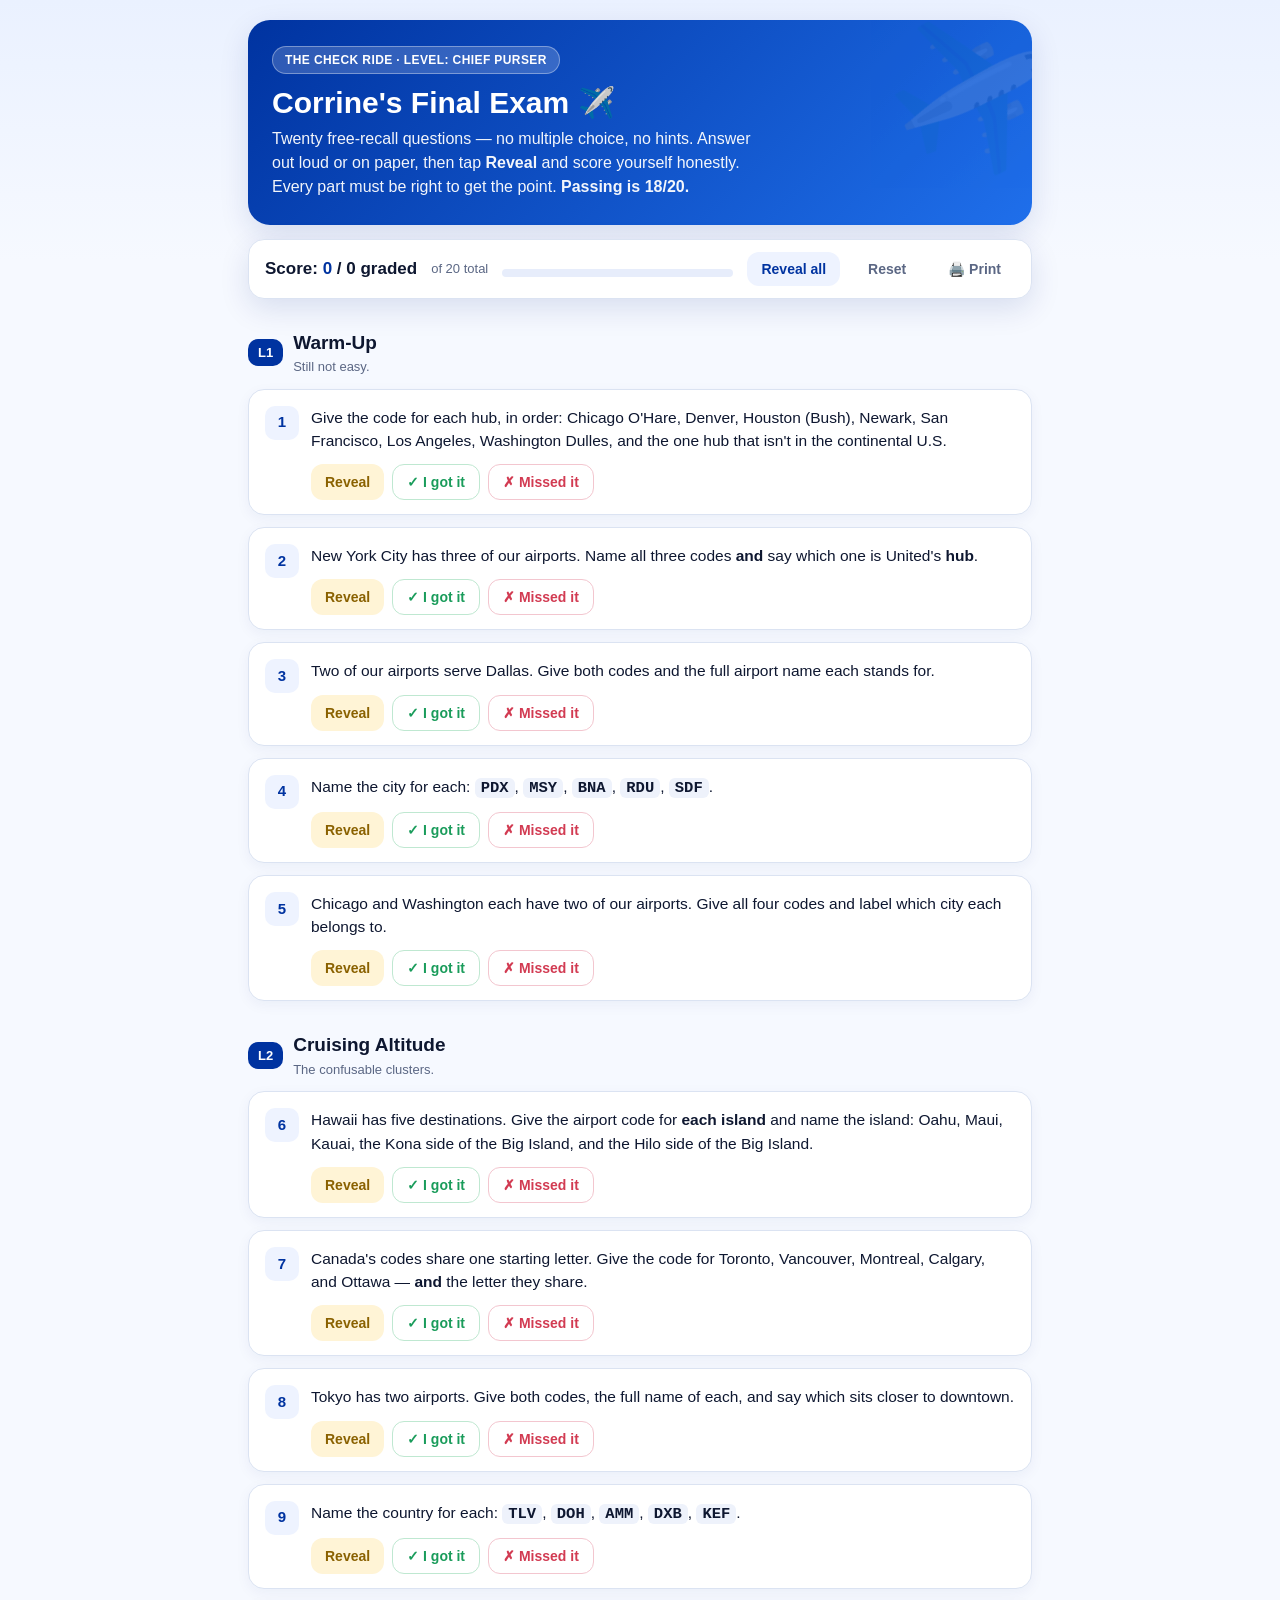
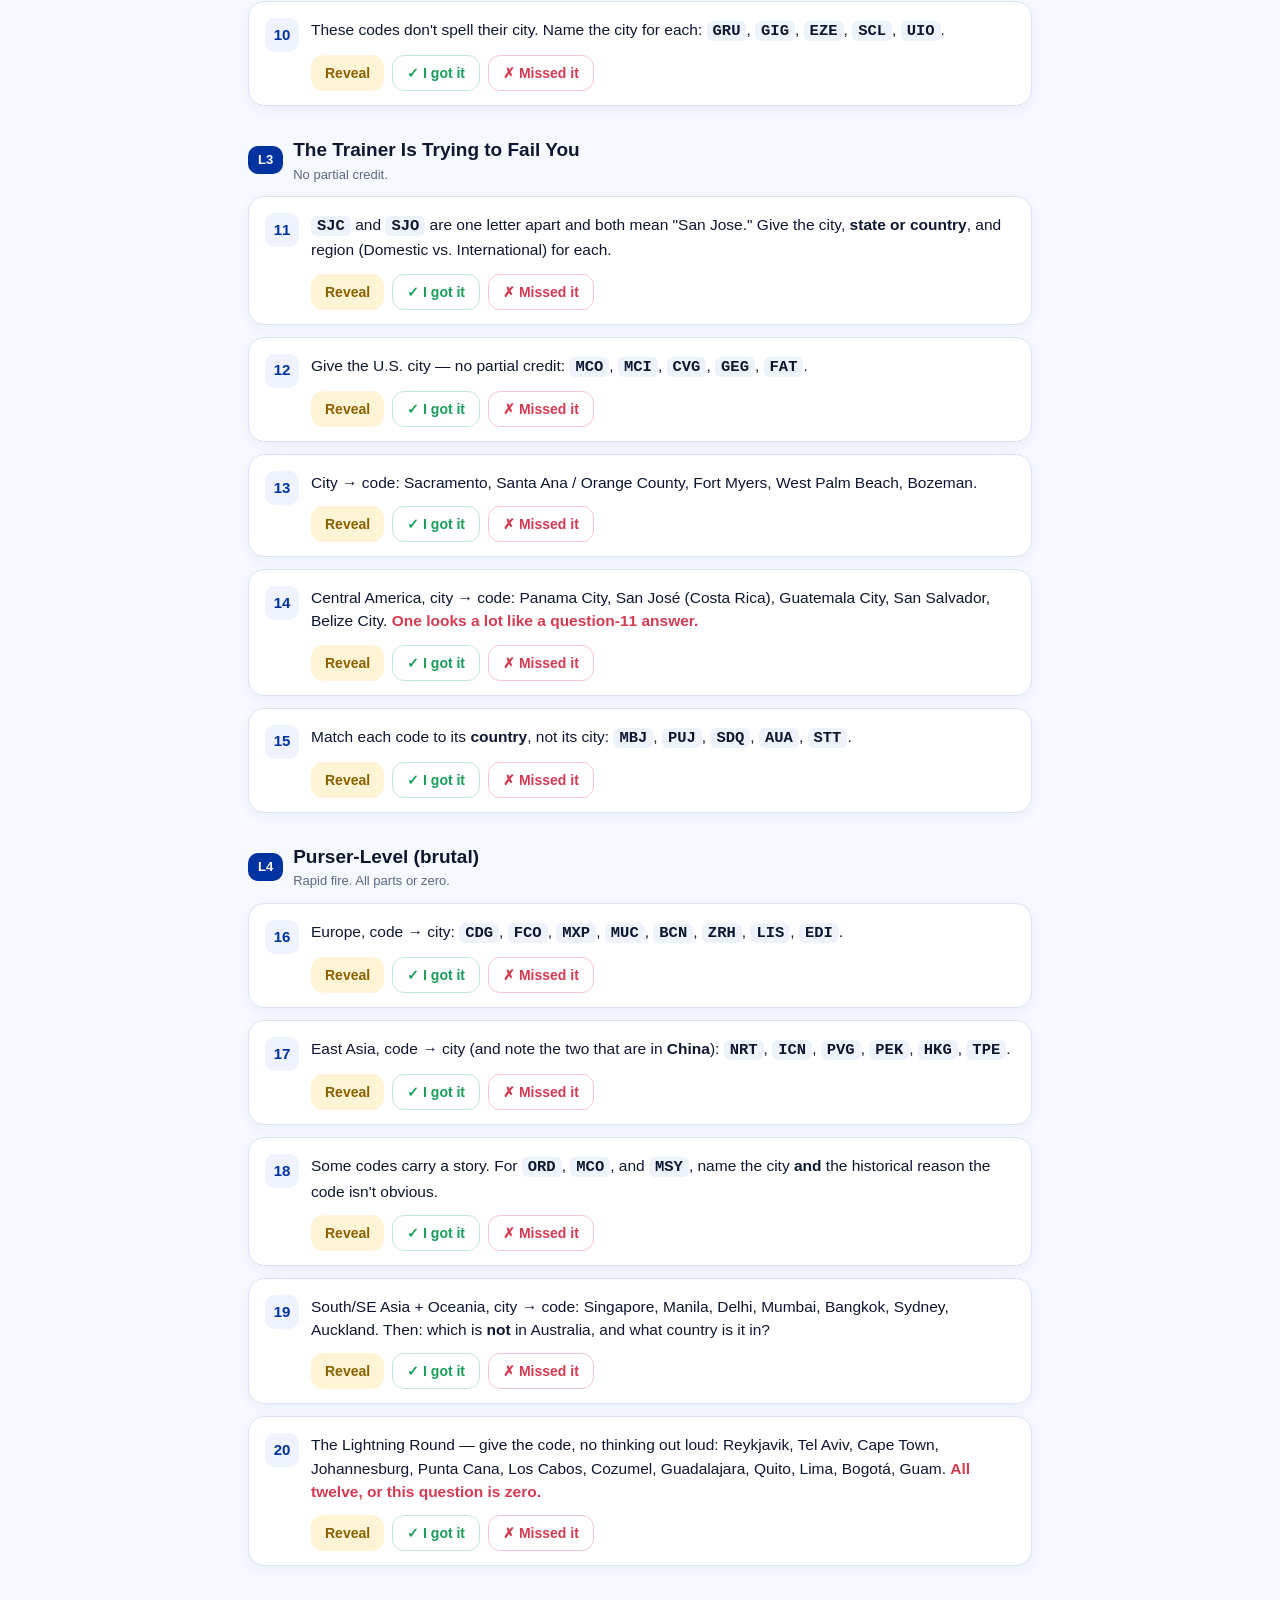
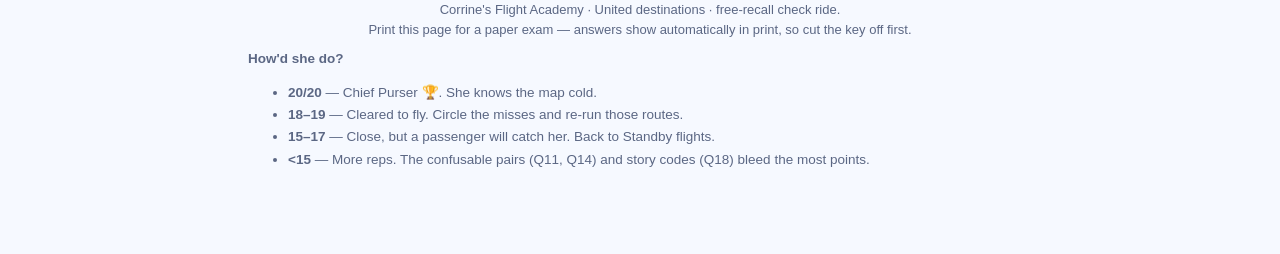
<file: final-exam.html>
<!DOCTYPE html>
<html lang="en">
<head>
<meta charset="UTF-8">
<meta name="viewport" content="width=device-width, initial-scale=1.0">
<title>Corrine's Final Exam ✈️</title>
<style>
  :root{
    --united-blue:#0033a0; --united-blue-2:#002b7f; --sky:#1f6feb;
    --gold:#f5b400; --ink:#0e1730; --paper:#f4f7ff; --card:#ffffff;
    --muted:#5b6784; --good:#1a9c5b; --bad:#d23b52; --line:#dbe3f2;
    --shadow:0 10px 30px rgba(0,32,120,.12);
  }
  *{box-sizing:border-box}
  html,body{margin:0}
  body{
    font-family:-apple-system,BlinkMacSystemFont,"Segoe UI",Roboto,Helvetica,Arial,sans-serif;
    color:var(--ink); background:linear-gradient(180deg,#eaf1ff,#f6f9ff 260px);
    line-height:1.5; -webkit-text-size-adjust:100%;
  }
  .wrap{max-width:820px; margin:0 auto; padding:20px 18px 80px}

  header.hero{
    background:linear-gradient(135deg,var(--united-blue),var(--sky));
    color:#fff; border-radius:22px; padding:26px 24px; box-shadow:var(--shadow);
    position:relative; overflow:hidden;
  }
  header.hero:after{
    content:"✈️"; position:absolute; right:-8px; top:-14px; font-size:120px; opacity:.14;
    transform:rotate(18deg);
  }
  .badge{display:inline-block; background:rgba(255,255,255,.18); border:1px solid rgba(255,255,255,.35);
    padding:4px 12px; border-radius:999px; font-size:12px; font-weight:700; letter-spacing:.4px; text-transform:uppercase}
  header.hero h1{margin:12px 0 6px; font-size:30px; line-height:1.15}
  header.hero p{margin:0; opacity:.95; max-width:56ch}

  .scorebar{
    position:sticky; top:0; z-index:20; margin:14px 0 6px;
    background:var(--card); border:1px solid var(--line); border-radius:16px;
    box-shadow:var(--shadow); padding:12px 16px; display:flex; align-items:center;
    gap:14px; flex-wrap:wrap;
  }
  .scorebar .tally{font-weight:800; font-size:17px}
  .scorebar .tally b{color:var(--united-blue)}
  .scorebar .pill{font-size:13px; color:var(--muted)}
  .scorebar .grow{flex:1}
  .btn{
    border:none; cursor:pointer; font-weight:700; border-radius:12px; padding:9px 14px;
    font-size:14px; background:#eef3ff; color:var(--united-blue); transition:.15s;
  }
  .btn:hover{background:#e2ebff}
  .btn.ghost{background:transparent; color:var(--muted)}
  .progressline{height:8px; border-radius:999px; background:#e7edfb; overflow:hidden; margin-top:8px}
  .progressline > i{display:block; height:100%; width:0; background:linear-gradient(90deg,var(--good),#37c98a); transition:width .3s}

  .levelhead{
    margin:30px 0 10px; display:flex; align-items:center; gap:10px;
  }
  .levelhead .num{background:var(--united-blue); color:#fff; font-weight:800; border-radius:10px; padding:4px 10px; font-size:13px}
  .levelhead h2{margin:0; font-size:19px}
  .levelhead .sub{color:var(--muted); font-size:13px}

  .q{
    background:var(--card); border:1px solid var(--line); border-radius:16px;
    padding:16px 16px 14px; margin:12px 0; box-shadow:0 4px 14px rgba(0,32,120,.05);
  }
  .q .qtop{display:flex; gap:12px; align-items:flex-start}
  .q .qn{
    flex:none; width:34px; height:34px; border-radius:10px; background:#eef3ff; color:var(--united-blue);
    font-weight:800; display:flex; align-items:center; justify-content:center; font-size:15px;
  }
  .q .qbody{flex:1}
  .q .prompt{font-size:15.5px}
  .q .prompt code{background:#eef2fb; padding:1px 6px; border-radius:6px; font-weight:700; font-family:ui-monospace,Menlo,Consolas,monospace}
  .q .warn{color:var(--bad); font-weight:600}

  .answer{
    margin-top:12px; border-top:1px dashed var(--line); padding-top:12px; display:none;
  }
  .answer.show{display:block}
  .answer .lbl{font-size:12px; text-transform:uppercase; letter-spacing:.5px; color:var(--muted); font-weight:800; margin-bottom:4px}
  .answer .txt{font-size:15px}
  .answer .txt b{color:var(--united-blue)}
  .answer .txt code{background:#eafaf1; color:#0b6b3f; padding:1px 6px; border-radius:6px; font-weight:800; font-family:ui-monospace,Menlo,Consolas,monospace}

  .qactions{display:flex; gap:8px; margin-top:12px; flex-wrap:wrap}
  .qactions .reveal{background:#fff4d6; color:#8a6100}
  .qactions .reveal:hover{background:#ffedbf}
  .mark{border:1px solid var(--line); background:#fff}
  .mark.right{color:var(--good); border-color:#bfe8d1}
  .mark.right.active{background:var(--good); color:#fff; border-color:var(--good)}
  .mark.wrong{color:var(--bad); border-color:#f3c6cf}
  .mark.wrong.active{background:var(--bad); color:#fff; border-color:var(--bad)}
  .q.answered-right{border-color:#bfe8d1; box-shadow:0 0 0 2px #d9f2e4 inset}
  .q.answered-wrong{border-color:#f3c6cf; box-shadow:0 0 0 2px #fbe0e5 inset}

  .result{
    margin-top:26px; background:linear-gradient(135deg,#0b2a6b,#1f6feb); color:#fff;
    border-radius:20px; padding:22px; box-shadow:var(--shadow); display:none;
  }
  .result.show{display:block}
  .result h3{margin:0 0 6px; font-size:22px}
  .result p{margin:0; opacity:.95}
  .result .big{font-size:40px; font-weight:900; margin:6px 0}

  footer.note{color:var(--muted); font-size:13px; margin-top:34px; text-align:center}
  .scale{margin-top:10px; font-size:13.5px; color:var(--muted)}
  .scale li{margin:2px 0}

  @media print{
    body{background:#fff}
    .scorebar,.qactions,.btn{display:none !important}
    .answer{display:block !important; border-top:1px dashed #bbb}
    .q,header.hero,.result{box-shadow:none}
    header.hero{color:#000; background:#fff; border:2px solid #0033a0}
    header.hero:after{display:none}
    .result{color:#000; background:#fff; border:2px solid #0033a0}
  }
</style>
</head>
<body>
<div class="wrap">

  <header class="hero">
    <span class="badge">The Check Ride · Level: Chief Purser</span>
    <h1>Corrine's Final Exam ✈️</h1>
    <p>Twenty free-recall questions — no multiple choice, no hints. Answer out loud or on
    paper, then tap <b>Reveal</b> and score yourself honestly. Every part must be right to
    get the point. <b>Passing is 18/20.</b></p>
  </header>

  <div class="scorebar">
    <div class="tally">Score: <b><span id="right">0</span></b> / <span id="graded">0</span> graded</div>
    <span class="pill">of 20 total</span>
    <div class="progressline grow"><i id="bar"></i></div>
    <button class="btn" onclick="revealAll()">Reveal all</button>
    <button class="btn ghost" onclick="resetAll()">Reset</button>
    <button class="btn ghost" onclick="window.print()">🖨️ Print</button>
  </div>

  <!-- ===================== LEVEL 1 ===================== -->
  <div class="levelhead">
    <span class="num">L1</span>
    <div><h2>Warm-Up</h2><div class="sub">Still not easy.</div></div>
  </div>

  <div class="q" data-q>
    <div class="qtop"><div class="qn">1</div><div class="qbody">
      <div class="prompt">Give the code for each hub, in order: Chicago O'Hare, Denver,
      Houston (Bush), Newark, San Francisco, Los Angeles, Washington Dulles, and the one
      hub that isn't in the continental U.S.</div>
      <div class="answer"><div class="lbl">Answer</div><div class="txt">
        <code>ORD</code> <code>DEN</code> <code>IAH</code> <code>EWR</code> <code>SFO</code>
        <code>LAX</code> <code>IAD</code> — and <code>GUM</code> (Guam), the non-continental hub.
      </div></div>
    </div></div>
  </div>

  <div class="q" data-q>
    <div class="qtop"><div class="qn">2</div><div class="qbody">
      <div class="prompt">New York City has three of our airports. Name all three codes
      <b>and</b> say which one is United's <b>hub</b>.</div>
      <div class="answer"><div class="lbl">Answer</div><div class="txt">
        <code>JFK</code> (New York JFK), <code>LGA</code> (LaGuardia), <code>EWR</code> (Newark).
        <b>EWR is the hub.</b>
      </div></div>
    </div></div>
  </div>

  <div class="q" data-q>
    <div class="qtop"><div class="qn">3</div><div class="qbody">
      <div class="prompt">Two of our airports serve Dallas. Give both codes and the full
      airport name each stands for.</div>
      <div class="answer"><div class="lbl">Answer</div><div class="txt">
        <code>DAL</code> = Dallas Love Field · <code>DFW</code> = Dallas/Fort Worth.
      </div></div>
    </div></div>
  </div>

  <div class="q" data-q>
    <div class="qtop"><div class="qn">4</div><div class="qbody">
      <div class="prompt">Name the city for each: <code>PDX</code>, <code>MSY</code>,
      <code>BNA</code>, <code>RDU</code>, <code>SDF</code>.</div>
      <div class="answer"><div class="lbl">Answer</div><div class="txt">
        PDX = Portland (OR) · MSY = New Orleans · BNA = Nashville · RDU = Raleigh/Durham ·
        SDF = Louisville.
      </div></div>
    </div></div>
  </div>

  <div class="q" data-q>
    <div class="qtop"><div class="qn">5</div><div class="qbody">
      <div class="prompt">Chicago and Washington each have two of our airports. Give all
      four codes and label which city each belongs to.</div>
      <div class="answer"><div class="lbl">Answer</div><div class="txt">
        Chicago: <code>ORD</code> (O'Hare) &amp; <code>MDW</code> (Midway). Washington:
        <code>IAD</code> (Dulles) &amp; <code>DCA</code> (Reagan).
      </div></div>
    </div></div>
  </div>

  <!-- ===================== LEVEL 2 ===================== -->
  <div class="levelhead">
    <span class="num">L2</span>
    <div><h2>Cruising Altitude</h2><div class="sub">The confusable clusters.</div></div>
  </div>

  <div class="q" data-q>
    <div class="qtop"><div class="qn">6</div><div class="qbody">
      <div class="prompt">Hawaii has five destinations. Give the airport code for <b>each
      island</b> and name the island: Oahu, Maui, Kauai, the Kona side of the Big Island,
      and the Hilo side of the Big Island.</div>
      <div class="answer"><div class="lbl">Answer</div><div class="txt">
        Oahu = <code>HNL</code> (Honolulu) · Maui = <code>OGG</code> (Kahului) · Kauai =
        <code>LIH</code> (Lihue) · Kona = <code>KOA</code> · Hilo = <code>ITO</code>.
      </div></div>
    </div></div>
  </div>

  <div class="q" data-q>
    <div class="qtop"><div class="qn">7</div><div class="qbody">
      <div class="prompt">Canada's codes share one starting letter. Give the code for
      Toronto, Vancouver, Montreal, Calgary, and Ottawa — <b>and</b> the letter they share.</div>
      <div class="answer"><div class="lbl">Answer</div><div class="txt">
        Toronto <code>YYZ</code>, Vancouver <code>YVR</code>, Montreal <code>YUL</code>,
        Calgary <code>YYC</code>, Ottawa <code>YOW</code>. They all start with <b>Y</b>.
      </div></div>
    </div></div>
  </div>

  <div class="q" data-q>
    <div class="qtop"><div class="qn">8</div><div class="qbody">
      <div class="prompt">Tokyo has two airports. Give both codes, the full name of each,
      and say which sits closer to downtown.</div>
      <div class="answer"><div class="lbl">Answer</div><div class="txt">
        <code>NRT</code> = Tokyo Narita (big international field, farther out) ·
        <code>HND</code> = Tokyo Haneda (<b>closer to downtown</b>).
      </div></div>
    </div></div>
  </div>

  <div class="q" data-q>
    <div class="qtop"><div class="qn">9</div><div class="qbody">
      <div class="prompt">Name the country for each: <code>TLV</code>, <code>DOH</code>,
      <code>AMM</code>, <code>DXB</code>, <code>KEF</code>.</div>
      <div class="answer"><div class="lbl">Answer</div><div class="txt">
        TLV = Israel · DOH = Qatar · AMM = Jordan · DXB = United Arab Emirates · KEF = Iceland.
      </div></div>
    </div></div>
  </div>

  <div class="q" data-q>
    <div class="qtop"><div class="qn">10</div><div class="qbody">
      <div class="prompt">These codes don't spell their city. Name the city for each:
      <code>GRU</code>, <code>GIG</code>, <code>EZE</code>, <code>SCL</code>, <code>UIO</code>.</div>
      <div class="answer"><div class="lbl">Answer</div><div class="txt">
        GRU = São Paulo · GIG = Rio de Janeiro · EZE = Buenos Aires · SCL = Santiago · UIO = Quito.
      </div></div>
    </div></div>
  </div>

  <!-- ===================== LEVEL 3 ===================== -->
  <div class="levelhead">
    <span class="num">L3</span>
    <div><h2>The Trainer Is Trying to Fail You</h2><div class="sub">No partial credit.</div></div>
  </div>

  <div class="q" data-q>
    <div class="qtop"><div class="qn">11</div><div class="qbody">
      <div class="prompt"><code>SJC</code> and <code>SJO</code> are one letter apart and both
      mean "San Jose." Give the city, <b>state or country</b>, and region (Domestic vs.
      International) for each.</div>
      <div class="answer"><div class="lbl">Answer</div><div class="txt">
        <code>SJC</code> = San Jose, <b>California</b>, Domestic. <code>SJO</code> = San José,
        <b>Costa Rica</b>, International.
      </div></div>
    </div></div>
  </div>

  <div class="q" data-q>
    <div class="qtop"><div class="qn">12</div><div class="qbody">
      <div class="prompt">Give the U.S. city — no partial credit: <code>MCO</code>,
      <code>MCI</code>, <code>CVG</code>, <code>GEG</code>, <code>FAT</code>.</div>
      <div class="answer"><div class="lbl">Answer</div><div class="txt">
        MCO = Orlando · MCI = Kansas City · CVG = Cincinnati · GEG = Spokane · FAT = Fresno.
      </div></div>
    </div></div>
  </div>

  <div class="q" data-q>
    <div class="qtop"><div class="qn">13</div><div class="qbody">
      <div class="prompt">City → code: Sacramento, Santa Ana / Orange County, Fort Myers,
      West Palm Beach, Bozeman.</div>
      <div class="answer"><div class="lbl">Answer</div><div class="txt">
        Sacramento <code>SMF</code> · Santa Ana/Orange County <code>SNA</code> · Fort Myers
        <code>RSW</code> · West Palm Beach <code>PBI</code> · Bozeman <code>BZN</code>.
      </div></div>
    </div></div>
  </div>

  <div class="q" data-q>
    <div class="qtop"><div class="qn">14</div><div class="qbody">
      <div class="prompt">Central America, city → code: Panama City, San José (Costa Rica),
      Guatemala City, San Salvador, Belize City. <span class="warn">One looks a lot like a
      question-11 answer.</span></div>
      <div class="answer"><div class="lbl">Answer</div><div class="txt">
        Panama City <code>PTY</code> · San José, Costa Rica <code>SJO</code> · Guatemala City
        <code>GUA</code> · San Salvador <code>SAL</code> · Belize City <code>BZE</code>.
      </div></div>
    </div></div>
  </div>

  <div class="q" data-q>
    <div class="qtop"><div class="qn">15</div><div class="qbody">
      <div class="prompt">Match each code to its <b>country</b>, not its city: <code>MBJ</code>,
      <code>PUJ</code>, <code>SDQ</code>, <code>AUA</code>, <code>STT</code>.</div>
      <div class="answer"><div class="lbl">Answer</div><div class="txt">
        MBJ = Jamaica · PUJ = Dominican Republic · SDQ = Dominican Republic · AUA = Aruba ·
        STT = U.S. Virgin Islands.
      </div></div>
    </div></div>
  </div>

  <!-- ===================== LEVEL 4 ===================== -->
  <div class="levelhead">
    <span class="num">L4</span>
    <div><h2>Purser-Level (brutal)</h2><div class="sub">Rapid fire. All parts or zero.</div></div>
  </div>

  <div class="q" data-q>
    <div class="qtop"><div class="qn">16</div><div class="qbody">
      <div class="prompt">Europe, code → city: <code>CDG</code>, <code>FCO</code>,
      <code>MXP</code>, <code>MUC</code>, <code>BCN</code>, <code>ZRH</code>, <code>LIS</code>,
      <code>EDI</code>.</div>
      <div class="answer"><div class="lbl">Answer</div><div class="txt">
        CDG = Paris · FCO = Rome · MXP = Milan · MUC = Munich · BCN = Barcelona · ZRH = Zurich ·
        LIS = Lisbon · EDI = Edinburgh.
      </div></div>
    </div></div>
  </div>

  <div class="q" data-q>
    <div class="qtop"><div class="qn">17</div><div class="qbody">
      <div class="prompt">East Asia, code → city (and note the two that are in <b>China</b>):
      <code>NRT</code>, <code>ICN</code>, <code>PVG</code>, <code>PEK</code>, <code>HKG</code>,
      <code>TPE</code>.</div>
      <div class="answer"><div class="lbl">Answer</div><div class="txt">
        NRT = Tokyo · ICN = Seoul · PVG = Shanghai · PEK = Beijing · HKG = Hong Kong · TPE = Taipei.
        <b>In China: PVG (Shanghai) &amp; PEK (Beijing).</b>
      </div></div>
    </div></div>
  </div>

  <div class="q" data-q>
    <div class="qtop"><div class="qn">18</div><div class="qbody">
      <div class="prompt">Some codes carry a story. For <code>ORD</code>, <code>MCO</code>, and
      <code>MSY</code>, name the city <b>and</b> the historical reason the code isn't obvious.</div>
      <div class="answer"><div class="lbl">Answer</div><div class="txt">
        ORD = Chicago O'Hare — from <b>ORcharD Field</b>. MCO = Orlando — from <b>McCoy</b> Air
        Force Base. MSY = New Orleans — from the old <b>Moisant</b> Stock Yards airfield.
      </div></div>
    </div></div>
  </div>

  <div class="q" data-q>
    <div class="qtop"><div class="qn">19</div><div class="qbody">
      <div class="prompt">South/SE Asia + Oceania, city → code: Singapore, Manila, Delhi,
      Mumbai, Bangkok, Sydney, Auckland. Then: which is <b>not</b> in Australia, and what
      country is it in?</div>
      <div class="answer"><div class="lbl">Answer</div><div class="txt">
        Singapore <code>SIN</code> · Manila <code>MNL</code> · Delhi <code>DEL</code> · Mumbai
        <code>BOM</code> · Bangkok <code>BKK</code> · Sydney <code>SYD</code> · Auckland
        <code>AKL</code>. <b>AKL is in New Zealand</b>, not Australia.
      </div></div>
    </div></div>
  </div>

  <div class="q" data-q>
    <div class="qtop"><div class="qn">20</div><div class="qbody">
      <div class="prompt">The Lightning Round — give the code, no thinking out loud: Reykjavik,
      Tel Aviv, Cape Town, Johannesburg, Punta Cana, Los Cabos, Cozumel, Guadalajara, Quito,
      Lima, Bogotá, Guam. <span class="warn">All twelve, or this question is zero.</span></div>
      <div class="answer"><div class="lbl">Answer</div><div class="txt">
        Reykjavik <code>KEF</code> · Tel Aviv <code>TLV</code> · Cape Town <code>CPT</code> ·
        Johannesburg <code>JNB</code> · Punta Cana <code>PUJ</code> · Los Cabos <code>SJD</code> ·
        Cozumel <code>CZM</code> · Guadalajara <code>GDL</code> · Quito <code>UIO</code> · Lima
        <code>LIM</code> · Bogotá <code>BOG</code> · Guam <code>GUM</code>.
      </div></div>
    </div></div>
  </div>

  <div class="result" id="result">
    <h3 id="rTitle">Check ride complete</h3>
    <div class="big"><span id="rScore">0</span> / 20</div>
    <p id="rMsg"></p>
  </div>

  <footer class="note">
    Corrine's Flight Academy · United destinations · free-recall check ride.<br>
    Print this page for a paper exam — answers show automatically in print, so cut the key off first.
  </footer>

  <div class="scale">
    <b>How'd she do?</b>
    <ul>
      <li><b>20/20</b> — Chief Purser 🏆. She knows the map cold.</li>
      <li><b>18–19</b> — Cleared to fly. Circle the misses and re-run those routes.</li>
      <li><b>15–17</b> — Close, but a passenger will catch her. Back to Standby flights.</li>
      <li><b>&lt;15</b> — More reps. The confusable pairs (Q11, Q14) and story codes (Q18) bleed the most points.</li>
    </ul>
  </div>

</div>

<script>
  const TOTAL = 20;

  function buildActions(q){
    const answer = q.querySelector('.answer');
    const bar = document.createElement('div');
    bar.className = 'qactions';
    bar.innerHTML =
      '<button class="btn reveal">Reveal</button>' +
      '<button class="btn mark right">✓ I got it</button>' +
      '<button class="btn mark wrong">✗ Missed it</button>';
    q.querySelector('.qbody').appendChild(bar);

    const reveal = bar.querySelector('.reveal');
    const right  = bar.querySelector('.right');
    const wrong  = bar.querySelector('.wrong');

    reveal.addEventListener('click', ()=>{ answer.classList.add('show'); });

    function setMark(state){
      answer.classList.add('show');
      q.dataset.mark = state;
      right.classList.toggle('active', state==='right');
      wrong.classList.toggle('active', state==='wrong');
      q.classList.toggle('answered-right', state==='right');
      q.classList.toggle('answered-wrong', state==='wrong');
      updateScore();
    }
    right.addEventListener('click', ()=> setMark(q.dataset.mark==='right' ? '' : 'right'));
    wrong.addEventListener('click', ()=> setMark(q.dataset.mark==='wrong' ? '' : 'wrong'));
  }

  function updateScore(){
    const qs = [...document.querySelectorAll('[data-q]')];
    const right  = qs.filter(q=>q.dataset.mark==='right').length;
    const graded = qs.filter(q=>q.dataset.mark==='right'||q.dataset.mark==='wrong').length;
    document.getElementById('right').textContent = right;
    document.getElementById('graded').textContent = graded;
    document.getElementById('bar').style.width = (right/TOTAL*100) + '%';

    const res = document.getElementById('result');
    if(graded === TOTAL){
      res.classList.add('show');
      document.getElementById('rScore').textContent = right;
      let msg, title;
      if(right===20){ title='Chief Purser 🏆'; msg='Perfect. She knows the map cold. Cleared for anything.'; }
      else if(right>=18){ title='Cleared to Fly ✈️'; msg='Passing. Circle the misses and re-run just those routes.'; }
      else if(right>=15){ title='Almost There 🌤️'; msg='Close, but a passenger will catch her. Back to the Standby flights.'; }
      else { title='More Reps Needed 🛫'; msg='The confusable pairs (Q11, Q14) and story codes (Q18) are where most points go.'; }
      document.getElementById('rTitle').textContent = title;
      document.getElementById('rMsg').textContent = msg;
      res.scrollIntoView({behavior:'smooth', block:'center'});
    } else {
      res.classList.remove('show');
    }
  }

  function revealAll(){ document.querySelectorAll('.answer').forEach(a=>a.classList.add('show')); }
  function resetAll(){
    document.querySelectorAll('[data-q]').forEach(q=>{
      q.dataset.mark=''; q.classList.remove('answered-right','answered-wrong');
      q.querySelectorAll('.mark').forEach(m=>m.classList.remove('active'));
      q.querySelector('.answer').classList.remove('show');
    });
    document.getElementById('result').classList.remove('show');
    updateScore();
    window.scrollTo({top:0, behavior:'smooth'});
  }

  document.querySelectorAll('[data-q]').forEach(buildActions);
  updateScore();
</script>
</body>
</html>
</file>
<file: styles.css>
/* ============================================================
   Corrine's Flight Academy — design system
   Duolingo-style juice on a United-inspired palette.
   ============================================================ */
:root {
  --navy: #0a3161;
  --blue: #1d4e9c;
  --blue-dark: #163e7e;
  --sky: #4a90d9;
  --gold: #f0a500;
  --gold-dark: #c98a00;
  --green: #58cc02;      /* correct */
  --green-dark: #46a302;
  --green-bg: #d7ffb8;
  --red: #ff4b4b;        /* wrong */
  --red-dark: #d33131;
  --red-bg: #ffdfe0;
  --bg: #f2f5fb;
  --card: #ffffff;
  --ink: #1a2230;
  --muted: #5b6678; /* darkened for AA contrast on the page bg */
  --line: #e2e7f0;
  --locked: #cfd6e2;
  --radius: 18px;
  --shadow: 0 8px 24px rgba(10, 49, 97, 0.12);
}

* { box-sizing: border-box; -webkit-tap-highlight-color: transparent; }
[hidden] { display: none !important; }

html, body {
  margin: 0;
  padding: 0;
  background: var(--bg);
  color: var(--ink);
  font-family: -apple-system, BlinkMacSystemFont, "Segoe UI", Roboto, Helvetica, Arial, sans-serif;
  -webkit-font-smoothing: antialiased;
  overscroll-behavior-y: none;
}
body { min-height: 100vh; display: flex; flex-direction: column; }

button { font-family: inherit; cursor: pointer; }
.muted { color: var(--muted); font-size: 0.92rem; }

/* ---------- Top status bar (path screen) ---------- */
.topbar {
  position: sticky;
  top: 0;
  z-index: 20;
  background: var(--bg);
  display: flex;
  align-items: center;
  justify-content: space-between;
  gap: 10px;
  padding: calc(10px + env(safe-area-inset-top, 0)) 16px 10px;
  max-width: 560px;
  margin: 0 auto;
  width: 100%;
}
.stat-chip {
  display: flex;
  align-items: center;
  gap: 6px;
  font-weight: 800;
  font-size: 1.02rem;
  border: none;
  background: none;
  color: var(--ink);
  padding: 6px 8px;
  border-radius: 12px;
}
.stat-chip .ico { font-size: 1.2rem; }
.streak-chip.cold { filter: grayscale(1); opacity: 0.6; }

/* Daily goal ring */
.goal-ring {
  --pct: 0;
  width: 44px;
  height: 44px;
  border-radius: 50%;
  background: conic-gradient(var(--gold) calc(var(--pct) * 1%), var(--line) 0);
  display: grid;
  place-items: center;
  flex: none;
}
.goal-ring::after {
  content: "";
  position: absolute;
  width: 32px;
  height: 32px;
  border-radius: 50%;
  background: var(--bg);
}
.goal-ring .plane { position: relative; z-index: 1; font-size: 0.95rem; }
.goal-ring.done { background: conic-gradient(var(--green) 100%, var(--green) 0); animation: pop 0.4s ease; }

/* ---------- App layout ---------- */
#app {
  flex: 1;
  width: 100%;
  max-width: 560px;
  margin: 0 auto;
  padding: 0 16px calc(86px + env(safe-area-inset-bottom, 0));
  display: flex;
  flex-direction: column;
}
.screen { display: flex; flex-direction: column; gap: 14px; }

/* ---------- Streak-at-risk / info banner ---------- */
.banner {
  background: #fff4e0;
  border: 2px solid #f3dca8;
  color: #9a6700;
  border-radius: 14px;
  padding: 12px 14px;
  font-weight: 700;
  font-size: 0.95rem;
  display: flex;
  gap: 10px;
  align-items: center;
}

/* ---------- The flight path ---------- */
.unit-header {
  margin-top: 18px;
  background: var(--blue);
  color: #fff;
  border-radius: 16px;
  padding: 14px 16px;
  box-shadow: 0 4px 0 var(--blue-dark);
}
.unit-header.done { background: var(--gold); box-shadow: 0 4px 0 var(--gold-dark); color: #5b3f00; }
.unit-header .kicker { font-size: 0.74rem; text-transform: uppercase; letter-spacing: 1.4px; }
.unit-header .name { font-size: 1.15rem; font-weight: 800; }

.path { display: flex; flex-direction: column; align-items: center; gap: 6px; padding: 10px 0 2px; }
.path-row { display: flex; justify-content: center; width: 100%; }
/* gentle S-curve like Duolingo */
.path-row:nth-child(4n+1) { transform: translateX(0); }
.path-row:nth-child(4n+2) { transform: translateX(-56px); }
.path-row:nth-child(4n+3) { transform: translateX(0); }
.path-row:nth-child(4n)   { transform: translateX(56px); }

.node {
  width: 74px;
  height: 74px;
  border-radius: 50%;
  border: none;
  font-size: 1.7rem;
  display: grid;
  place-items: center;
  position: relative;
  color: #fff;
  background: var(--green);
  box-shadow: 0 6px 0 var(--green-dark);
  transition: transform 0.08s ease;
}
.node:active { transform: translateY(4px); box-shadow: 0 2px 0 var(--green-dark); }
.node.locked { background: var(--locked); box-shadow: 0 6px 0 #b4bcca; color: #8d97a8; pointer-events: none; }
.node.done { background: var(--gold); box-shadow: 0 6px 0 var(--gold-dark); }
.node.current { animation: pulse 1.6s ease infinite; }
.node.review { background: var(--sky); box-shadow: 0 6px 0 #2f6cb0; }
.node .stars {
  position: absolute;
  bottom: -16px;
  font-size: 0.72rem;
  letter-spacing: 1px;
  color: var(--gold-dark); /* stars sit on the page bg, not the node — must be dark */
  text-shadow: none;
}
.node .node-label {
  position: absolute;
  top: -20px;
  font-size: 0.66rem;
  font-weight: 800;
  color: var(--muted);
  white-space: nowrap;
}
@keyframes pulse {
  0%, 100% { transform: scale(1); }
  50% { transform: scale(1.07); }
}

.start-pill {
  position: absolute;
  top: -34px;
  left: 50%;
  transform: translateX(-50%);
  background: #fff;
  color: #2e6b01; /* AA-contrast green on white */
  font-weight: 800;
  font-size: 0.74rem;
  letter-spacing: 1px;
  border: 2px solid var(--line);
  border-radius: 10px;
  padding: 4px 10px;
  animation: bob 1.4s ease infinite;
  white-space: nowrap;
}
@keyframes bob { 0%,100% { transform: translate(-50%, 0); } 50% { transform: translate(-50%, -5px); } }

/* ---------- Bottom tab bar ---------- */
.tabbar {
  position: fixed;
  bottom: 0;
  left: 0;
  right: 0;
  z-index: 30;
  background: var(--card);
  border-top: 2px solid var(--line);
  display: flex;
  justify-content: space-around;
  padding: 8px 0 calc(8px + env(safe-area-inset-bottom, 0));
}
.tab {
  background: none;
  border: none;
  font-size: 1.55rem;
  padding: 6px 20px;
  border-radius: 14px;
  opacity: 0.45;
  transition: opacity 0.15s ease;
}
.tab.active { opacity: 1; background: #e8f0fe; }

/* ---------- Lesson screen ---------- */
.lesson-top {
  display: flex;
  align-items: center;
  gap: 12px;
  padding-top: calc(12px + env(safe-area-inset-top, 0));
}
.quit-btn { background: none; border: none; font-size: 1.4rem; color: var(--muted); padding: 10px 14px; min-width: 44px; min-height: 44px; }
.lesson-bar { flex: 1; background: var(--line); border-radius: 999px; height: 14px; overflow: hidden; }
.lesson-bar .fill {
  height: 100%;
  width: 0%;
  border-radius: 999px;
  background: var(--green);
  transition: width 0.35s cubic-bezier(0.22, 1, 0.36, 1);
}
.combo-flame { font-weight: 800; font-size: 0.95rem; color: var(--gold-dark); min-width: 52px; text-align: right; }
.combo-flame.hot { animation: pop 0.3s ease; }

.q-area { display: flex; flex-direction: column; gap: 14px; margin-top: 8px; }
.q-sub { font-weight: 800; font-size: 1.05rem; }

/* big split-flap style prompt */
.q-prompt {
  align-self: center;
  background: #1b2233;
  color: #ffd66e;
  font-family: "SF Mono", ui-monospace, Menlo, Consolas, monospace;
  font-size: 2.6rem;
  font-weight: 700;
  letter-spacing: 6px;
  padding: 16px 22px;
  border-radius: 12px;
  box-shadow: inset 0 -3px 0 rgba(0,0,0,0.4), var(--shadow);
  text-align: center;
  min-width: 60%;
  animation: flapIn 0.3s ease;
}
.q-prompt.city { font-size: 1.6rem; letter-spacing: 2px; }
@keyframes flapIn { from { transform: rotateX(70deg); opacity: 0; } to { transform: rotateX(0); opacity: 1; } }

/* mascot */
.maple {
  align-self: center;
  display: flex;
  align-items: center;
  gap: 10px;
  min-height: 44px;
}
.maple .dog { font-size: 2rem; transition: transform 0.2s ease; }
.maple.happy .dog { animation: bounce 0.5s ease; }
.maple.sad .dog { filter: grayscale(0.6); }
.maple .bubble {
  background: var(--card);
  border: 2px solid var(--line);
  border-radius: 14px;
  padding: 8px 12px;
  font-weight: 700;
  font-size: 0.9rem;
  max-width: 260px;
}
@keyframes bounce { 0%,100% { transform: translateY(0); } 40% { transform: translateY(-12px); } 70% { transform: translateY(-4px); } }

/* answer options — juicy 3D buttons */
.options { display: grid; grid-template-columns: 1fr; gap: 10px; }
.options.grid2 { grid-template-columns: 1fr 1fr; }
.opt {
  background: var(--card);
  border: 2px solid var(--line);
  border-bottom-width: 4px;
  border-radius: 14px;
  padding: 15px 14px;
  font-size: 1.05rem;
  font-weight: 700;
  color: var(--ink);
  text-align: center;
  transition: transform 0.06s ease, background 0.12s ease, border-color 0.12s ease;
}
.opt:active { transform: translateY(2px); border-bottom-width: 2px; }
.opt.code { font-family: ui-monospace, Menlo, monospace; letter-spacing: 3px; font-size: 1.2rem; }
.opt.correct { background: var(--green-bg); border-color: var(--green); color: var(--green-dark); animation: pop 0.3s ease; }
.opt.wrong { background: var(--red-bg); border-color: var(--red); color: var(--red-dark); animation: shake 0.4s ease; }
.opt.dim { opacity: 0.4; pointer-events: none; }
.opt.matched { background: var(--green-bg); border-color: var(--green); opacity: 0.55; pointer-events: none; }
.opt.selected { border-color: var(--sky); background: #e8f2fd; }
@keyframes pop { 0% { transform: scale(1); } 50% { transform: scale(1.06); } 100% { transform: scale(1); } }
@keyframes shake {
  0%,100% { transform: translateX(0); }
  20% { transform: translateX(-7px); }
  40% { transform: translateX(7px); }
  60% { transform: translateX(-5px); }
  80% { transform: translateX(5px); }
}

/* typing exercise */
.type-row { display: flex; gap: 10px; justify-content: center; }
.type-box {
  width: 64px;
  height: 76px;
  border: 2px solid var(--line);
  border-bottom-width: 4px;
  border-radius: 14px;
  background: var(--card);
  font-family: ui-monospace, Menlo, monospace;
  font-size: 2.2rem;
  font-weight: 800;
  text-align: center;
  text-transform: uppercase;
  color: var(--ink);
  caret-color: var(--sky);
}
.type-box:focus { outline: none; border-color: var(--sky); }
.type-hidden {
  position: absolute;
  opacity: 0;
  height: 0;
  width: 0;
  border: 0;
  padding: 0;
}

/* pairs board */
.pairs-grid { display: grid; grid-template-columns: 1fr 1fr; gap: 10px; }

/* feedback footer */
.feedback {
  position: fixed;
  left: 0;
  right: 0;
  bottom: 0;
  z-index: 40;
  padding: 16px 16px calc(18px + env(safe-area-inset-bottom, 0));
  transform: translateY(105%);
  transition: transform 0.28s cubic-bezier(0.22, 1, 0.36, 1);
}
.feedback.show { transform: translateY(0); }
.feedback.good { background: var(--green-bg); }
.feedback.bad { background: var(--red-bg); }
.feedback-inner { max-width: 560px; margin: 0 auto; display: flex; flex-direction: column; gap: 10px; }
.feedback .headline { font-size: 1.2rem; font-weight: 800; display: flex; align-items: center; gap: 8px; }
.feedback.good .headline { color: var(--green-dark); }
.feedback.bad .headline { color: var(--red-dark); }
.feedback .detail { font-weight: 600; color: var(--ink); }
.feedback .hint { font-size: 0.9rem; color: var(--muted); font-weight: 600; }

/* primary action buttons (3D) */
.btn {
  border: none;
  border-radius: 16px;
  padding: 15px;
  font-size: 1.02rem;
  font-weight: 800;
  letter-spacing: 0.6px;
  text-transform: uppercase;
  color: #fff;
  background: var(--green);
  box-shadow: 0 4px 0 var(--green-dark);
  transition: transform 0.06s ease;
}
.btn:active { transform: translateY(3px); box-shadow: 0 1px 0 var(--green-dark); }
.btn.blue { background: var(--blue); box-shadow: 0 4px 0 var(--blue-dark); }
.btn.blue:active { box-shadow: 0 1px 0 var(--blue-dark); }
.btn.red { background: var(--red); box-shadow: 0 4px 0 var(--red-dark); }
.btn.ghost { background: var(--card); color: var(--blue); border: 2px solid var(--line); box-shadow: 0 4px 0 var(--line); }
.btn:disabled { opacity: 0.45; pointer-events: none; }

/* ---------- Lesson complete: boarding pass ---------- */
.complete-wrap { display: flex; flex-direction: column; gap: 16px; align-items: center; padding-top: 24px; }
.complete-title { font-size: 1.5rem; font-weight: 900; color: var(--navy); text-align: center; }
.boarding-pass {
  width: 100%;
  background: var(--card);
  border-radius: 18px;
  box-shadow: var(--shadow);
  overflow: hidden;
  animation: dealIn 0.5s cubic-bezier(0.22, 1, 0.36, 1);
}
@keyframes dealIn { from { transform: translateY(30px) rotate(-2deg); opacity: 0; } to { transform: none; opacity: 1; } }
.bp-head {
  background: var(--navy);
  color: #fff;
  padding: 12px 16px;
  display: flex;
  justify-content: space-between;
  font-weight: 800;
  letter-spacing: 1px;
  font-size: 0.85rem;
}
.bp-body { padding: 16px; display: grid; grid-template-columns: 1fr 1fr 1fr; gap: 12px; text-align: center; }
.bp-body.wide { grid-template-columns: 1fr; }
.bp-stat .num { font-size: 1.7rem; font-weight: 900; color: var(--navy); }
.bp-stat .lbl { font-size: 0.7rem; text-transform: uppercase; letter-spacing: 1px; color: var(--muted); font-weight: 700; }
.bp-tear { border-top: 2px dashed var(--line); margin: 0 12px; }
.bp-foot { padding: 12px 16px; display: flex; align-items: center; gap: 10px; font-weight: 700; }
.stars-big { font-size: 2rem; letter-spacing: 6px; text-align: center; }

/* confetti */
.confetti-piece {
  position: fixed;
  top: -12px;
  z-index: 60;
  width: 10px;
  height: 14px;
  border-radius: 2px;
  pointer-events: none;
  animation: fall linear forwards;
}
@keyframes fall {
  to { transform: translateY(105vh) rotate(720deg); opacity: 0.8; }
}

/* ---------- Passport screen ---------- */
.passport-head {
  background: var(--navy);
  color: #fff;
  border-radius: 18px;
  padding: 18px;
  display: flex;
  flex-direction: column;
  gap: 6px;
  margin-top: calc(12px + env(safe-area-inset-top, 0));
}
.rank-name { font-size: 1.3rem; font-weight: 900; }
.rank-bar { background: rgba(255,255,255,0.25); border-radius: 999px; height: 10px; overflow: hidden; }
.rank-bar .fill { height: 100%; background: var(--gold); border-radius: 999px; transition: width 0.4s ease; }
.stamps { display: grid; grid-template-columns: repeat(3, 1fr); gap: 12px; }
.stamp {
  aspect-ratio: 1;
  border: 3px dashed var(--locked);
  border-radius: 50%;
  display: grid;
  place-items: center;
  text-align: center;
  padding: 6px;
  color: var(--muted);
  font-size: 0.62rem;
  font-weight: 800;
  text-transform: uppercase;
  letter-spacing: 0.4px;
}
.stamp .big { font-size: 1.5rem; }
.stamp.earned {
  border-style: solid;
  border-color: var(--gold-dark);
  color: var(--gold-dark);
  background: #fff8e8;
  transform: rotate(-6deg);
}
.stamp.earned:nth-child(2n) { transform: rotate(5deg); }
.badges-row { display: grid; grid-template-columns: repeat(4, 1fr); gap: 10px; }
.badge {
  background: var(--card);
  border: 2px solid var(--line);
  border-radius: 14px;
  padding: 10px 4px;
  text-align: center;
  font-size: 0.6rem;
  font-weight: 700;
  color: var(--muted);
}
.badge .ico { font-size: 1.5rem; display: block; filter: grayscale(1); opacity: 0.4; }
.badge.earned { border-color: var(--gold); background: #fff8e8; color: var(--gold-dark); }
.badge.earned .ico { filter: none; opacity: 1; }
h2.section { margin: 10px 0 0; font-size: 1.05rem; color: var(--navy); }

/* ---------- Settings ---------- */
.settings-list { display: flex; flex-direction: column; gap: 12px; margin-top: calc(12px + env(safe-area-inset-top, 0)); }
.setting-row {
  background: var(--card);
  border: 2px solid var(--line);
  border-radius: 14px;
  padding: 14px;
  display: flex;
  justify-content: space-between;
  align-items: center;
  gap: 10px;
  font-weight: 700;
}
.setting-row input[type="number"] {
  width: 76px;
  padding: 8px;
  font-size: 1rem;
  border: 2px solid var(--line);
  border-radius: 10px;
  text-align: center;
  font-weight: 700;
}
.switch { position: relative; width: 52px; height: 30px; flex: none; }
.switch input { opacity: 0; width: 0; height: 0; }
.switch .knob {
  position: absolute;
  inset: 0;
  background: var(--line);
  border-radius: 999px;
  transition: background 0.15s ease;
}
.switch .knob::after {
  content: "";
  position: absolute;
  top: 3px;
  left: 3px;
  width: 24px;
  height: 24px;
  border-radius: 50%;
  background: #fff;
  box-shadow: 0 1px 3px rgba(0,0,0,0.25);
  transition: transform 0.15s ease;
}
.switch input:checked + .knob { background: var(--green); }
.switch input:checked + .knob::after { transform: translateX(22px); }

/* big cheer overlay (Maple moments) */
.cheer-overlay {
  position: fixed;
  inset: 0;
  z-index: 70;
  display: grid;
  place-items: center;
  background: rgba(10, 49, 97, 0.55);
  opacity: 0;
  visibility: hidden;
  transition: opacity 0.25s ease;
}
.cheer-overlay.show { opacity: 1; visibility: visible; }
.cheer-card {
  background: var(--card);
  border-radius: 22px;
  padding: 26px 22px;
  max-width: 84vw;
  text-align: center;
  display: flex;
  flex-direction: column;
  gap: 10px;
  animation: dealIn 0.4s ease;
}
.cheer-card .big-dog { font-size: 3.4rem; animation: bounce 0.6s ease; }
.cheer-card .msg { font-weight: 800; font-size: 1.1rem; color: var(--navy); }

@media (prefers-reduced-motion: reduce) {
  *, *::before, *::after { animation: none !important; transition: none !important; }
}


/* correct-answer reveal inside the type-code slots */
.type-box.correct {
  border-color: var(--green);
  background: var(--green-bg);
  color: var(--green-dark);
}

/* room for the feedback footer so the revealed answer stays visible */
#lesson-screen.fb-open { padding-bottom: 260px; }

/* keyboard focus is visible everywhere */
.opt:focus-visible, .btn:focus-visible, .node:focus-visible, .tab:focus-visible,
.type-box:focus-visible, .stat-chip:focus-visible, .quit-btn:focus-visible {
  outline: 3px solid var(--sky);
  outline-offset: 2px;
}
.switch:focus-within .knob { outline: 3px solid var(--sky); outline-offset: 2px; }

/* ============================================================
   LINE CHECK MODE
   A deliberately different world: dark crew-ops chrome, no
   option buttons anywhere, and a prompt card that changes its
   skin every question so the LAYOUT never becomes the cue.
   ============================================================ */

/* Line Check palette: ops-room navy + a departure-board amber. */
:root { --ops: #0d1522; --amber: #ffc247; }

/* ---------- Mode switch ---------- */
.mode-switch {
  display: flex;
  gap: 4px;
  padding: 4px;
  margin: calc(8px + env(safe-area-inset-top, 0)) auto 0;
  width: 100%;
  max-width: 560px;
  background: #e6ecf7;
  border-radius: 999px;
}
.mode-switch.dark { background: rgba(255, 255, 255, 0.08); }
.ms-btn {
  flex: 1;
  border: none;
  background: none;
  border-radius: 999px;
  padding: 10px 8px;
  font-size: 0.86rem;
  font-weight: 800;
  letter-spacing: 0.3px;
  color: var(--muted);
  min-height: 42px;
  transition: background 0.15s ease, color 0.15s ease;
}
.mode-switch.dark .ms-btn { color: #9fb3d0; }
.ms-btn.active { background: var(--card); color: var(--blue); box-shadow: 0 2px 6px rgba(10, 49, 97, 0.14); }
.mode-switch.dark .ms-btn.active { background: var(--amber); color: #10151f; box-shadow: none; }

/* Dark chrome takes over the whole page while Line Check is on screen. */
body.lc-mode {
  background: var(--ops);
  color: #e8eefb;
}
body.lc-mode .tabbar { background: #121a29; border-top-color: #223149; }
body.lc-mode .tab.active { background: #1e2b41; }
body.lc-mode .muted { color: #93a4bf; }
body.lc-mode .btn.ghost { background: transparent; color: var(--amber); border-color: #33445f; box-shadow: 0 4px 0 #22304a; }
body.lc-mode .quit-btn { color: #8ea3c2; }

/* ---------- Ops board (Line Check home) ---------- */
.lc-head { padding: 18px 2px 2px; }
.lc-kicker { font-size: 0.72rem; letter-spacing: 2.4px; font-weight: 800; color: var(--amber); }
.lc-title { font-size: 2.1rem; margin: 4px 0 8px; letter-spacing: -0.5px; }
.lc-sub { margin: 0; color: #9fb3d0; font-size: 0.95rem; line-height: 1.45; }
.lc-stats {
  display: flex;
  gap: 8px;
  flex-wrap: wrap;
  margin-top: 14px;
}
.lc-stats .pill {
  background: #162032;
  border: 1px solid #26344c;
  border-radius: 999px;
  padding: 7px 12px;
  font-size: 0.8rem;
  font-weight: 700;
  color: #cfdcf2;
}
.lc-menu { display: flex; flex-direction: column; gap: 12px; margin-top: 6px; }
.lc-card {
  display: flex;
  align-items: center;
  gap: 14px;
  width: 100%;
  text-align: left;
  background: #162032;
  border: 1px solid #26344c;
  border-left: 5px solid var(--amber);
  border-radius: 16px;
  padding: 16px;
  color: #e8eefb;
  transition: transform 0.07s ease, border-color 0.15s ease;
}
.lc-card:active { transform: translateY(2px); }
.lc-card.dim { opacity: 0.5; }
.lc-card .ico { font-size: 1.7rem; line-height: 1; }
.lc-card .body { flex: 1; display: flex; flex-direction: column; }
.lc-card .name { font-weight: 800; font-size: 1.02rem; }
.lc-card .desc { font-size: 0.84rem; color: #9fb3d0; margin-top: 3px; line-height: 1.35; }
.lc-card .go { color: var(--amber); font-size: 1.3rem; }

/* ---------- Runner chrome ---------- */
.lc-top {
  display: flex;
  align-items: center;
  gap: 12px;
  padding-top: calc(12px + env(safe-area-inset-top, 0));
}
.lc-bar { flex: 1; background: #22304a; border-radius: 999px; height: 10px; overflow: hidden; }
.lc-bar .fill {
  height: 100%;
  width: 0%;
  border-radius: 999px;
  background: var(--amber);
  transition: width 0.35s cubic-bezier(0.22, 1, 0.36, 1);
}
.lc-meta { font-size: 0.82rem; font-weight: 800; color: #9fb3d0; min-width: 54px; text-align: right; }
.lc-meta.hot { color: var(--red); }
.lc-stage { display: flex; flex-direction: column; gap: 16px; padding-top: 10px; }

/* ---------- Prompt skins (one is picked at random per question) ---------- */
.skin {
  border-radius: 16px;
  padding: 22px 18px;
  font-size: 1.22rem;
  font-weight: 700;
  line-height: 1.45;
  min-height: 120px;
  display: flex;
  flex-direction: column;
  justify-content: center;
  gap: 10px;
  animation: skin-in 0.22s ease;
}
@keyframes skin-in { from { opacity: 0; transform: translateY(6px); } to { opacity: 1; transform: none; } }
.skin .tag-line { font-size: 0.68rem; letter-spacing: 2px; font-weight: 800; opacity: 0.75; }
.skin.left { text-align: left; }
.skin.center { text-align: center; }

/* plain: black text on a white card, like a flashcard someone hands you */
.skin-plain { background: #fff; color: #10151f; }
/* index card: ruled paper */
.skin-note {
  background: repeating-linear-gradient(#fffdf5, #fffdf5 27px, #dfe6f2 28px);
  color: #10151f;
  border-left: 4px solid #ff8f8f;
}
/* bag tag: airline yellow */
.skin-tag { background: #ffd84d; color: #221a00; border: 2px dashed #7a6200; }
/* departure board: amber on black, monospace */
.skin-board {
  background: #05070c;
  color: #ffc247;
  border: 1px solid #2a2f3c;
  font-family: ui-monospace, "SF Mono", Menlo, Consolas, monospace;
  letter-spacing: 0.5px;
}
/* PA: the cabin speaker */
.skin-pa { background: linear-gradient(160deg, #1d4e9c, #0a3161); color: #fff; }
/* boarding pass strip */
.skin-pass { background: #fff; color: #10151f; border-top: 6px solid var(--blue); border-bottom: 6px dotted #c9d4e6; }
/* text only — no card at all, the least scaffolded of them */
.skin-bare { background: none; color: #e8eefb; padding: 10px 2px; font-size: 1.35rem; }

/* ---------- Answering ---------- */
.lc-answer { display: flex; flex-direction: column; gap: 10px; }
.lc-input {
  width: 100%;
  background: #101a2b;
  border: 2px solid #2c3d59;
  border-radius: 14px;
  color: #fff;
  font-size: 1.25rem;
  font-weight: 800;
  padding: 15px 16px;
  font-family: inherit;
}
.lc-input:focus { outline: none; border-color: var(--amber); }
.lc-input::placeholder { color: #5d7092; font-weight: 600; }
.lc-input.code { text-transform: uppercase; letter-spacing: 10px; text-align: center; font-size: 1.7rem; }
.lc-input.ok { border-color: var(--green); }
.lc-input.bad { border-color: var(--red); }
.lc-row { display: flex; gap: 10px; align-items: stretch; }
.lc-row .btn { flex: 1; }
.mic-btn {
  width: 62px;
  border-radius: 14px;
  border: 2px solid #2c3d59;
  background: #101a2b;
  color: var(--amber);
  font-size: 1.4rem;
}
.mic-btn.listening {
  border-color: var(--red);
  color: #fff;
  background: var(--red);
  animation: mic-pulse 1.1s ease-in-out infinite;
}
@keyframes mic-pulse { 0%, 100% { box-shadow: 0 0 0 0 rgba(255, 75, 75, 0.55); } 50% { box-shadow: 0 0 0 12px rgba(255, 75, 75, 0); } }
.lc-heard { font-size: 0.85rem; color: #9fb3d0; min-height: 18px; font-weight: 600; }
.replay-btn {
  align-self: flex-start;
  background: none;
  border: none;
  color: var(--amber);
  font-weight: 800;
  font-size: 0.85rem;
  padding: 8px 2px;
  min-height: 40px;
}

/* free-recall chips */
.chips { display: flex; flex-wrap: wrap; gap: 8px; }
.chip {
  background: #1c2942;
  border: 1px solid #33455f;
  border-radius: 999px;
  padding: 8px 12px;
  font-weight: 800;
  font-size: 0.9rem;
  color: #e8eefb;
}
.chip.ok { background: rgba(88, 204, 2, 0.18); border-color: var(--green); color: #b6f08a; }
.chip.bad { background: rgba(255, 75, 75, 0.16); border-color: var(--red); color: #ffb3b3; }
.chip .x { opacity: 0.6; margin-left: 6px; }

/* trip-sheet legs */
.legs { display: flex; flex-direction: column; gap: 10px; }
.leg { display: flex; align-items: center; gap: 10px; }
.leg .n { font-size: 0.8rem; font-weight: 800; color: #9fb3d0; min-width: 74px; }
.leg .lc-input { flex: 1; }

/* ---------- Inline feedback (no sliding footer here — different on purpose) ---------- */
.lc-fb {
  border-radius: 14px;
  padding: 14px 16px;
  font-weight: 700;
  line-height: 1.4;
  animation: skin-in 0.18s ease;
}
.lc-fb.good { background: rgba(88, 204, 2, 0.16); border: 1px solid var(--green); color: #e0ffc6; }
.lc-fb.bad { background: rgba(255, 75, 75, 0.15); border: 1px solid var(--red); color: #ffdada; }
.lc-fb.warn { background: rgba(255, 194, 71, 0.13); border: 1px solid var(--amber); color: #ffe0a3; }
.lc-fb .big { font-size: 1.05rem; font-weight: 800; display: block; margin-bottom: 4px; }
.lc-fb .hint { font-weight: 600; font-size: 0.88rem; opacity: 0.9; display: block; margin-top: 6px; }

/* ---------- Report ---------- */
.report { display: flex; flex-direction: column; gap: 14px; padding-top: calc(18px + env(safe-area-inset-top, 0)); }
.rep-head { text-align: center; }
.rep-kicker { font-size: 0.72rem; letter-spacing: 2.4px; font-weight: 800; color: var(--amber); }
.rep-verdict { font-size: 1.9rem; font-weight: 900; letter-spacing: -0.5px; margin-top: 6px; }
.rep-sub { color: #9fb3d0; font-size: 0.92rem; margin-top: 4px; }
.rep-grid { display: flex; gap: 10px; }
.rep-stat { flex: 1; background: #162032; border: 1px solid #26344c; border-radius: 14px; padding: 14px 6px; text-align: center; }
.rep-stat .num { font-size: 1.5rem; font-weight: 900; }
.rep-stat .lbl { font-size: 0.72rem; letter-spacing: 1px; color: #9fb3d0; text-transform: uppercase; margin-top: 2px; }
.rep-list { display: flex; flex-direction: column; gap: 8px; }
.rep-row {
  display: flex;
  gap: 10px;
  align-items: center;
  background: #131c2c;
  border: 1px solid #22304a;
  border-radius: 12px;
  padding: 11px 13px;
  font-size: 0.92rem;
}
.rep-row .mark { font-size: 1rem; }
.rep-row.miss { border-color: #4a2530; background: #1d1420; }
.rep-row .code { font-weight: 900; letter-spacing: 1px; }
.rep-row .city { color: #9fb3d0; }

/* ---------- Quiz-me deck ---------- */
.qcard-wrap { display: flex; flex: 1; align-items: center; padding: 10px 0 20px; }
.qcard {
  width: 100%;
  background: #fff;
  color: #10151f;
  border-radius: 22px;
  padding: 24px 20px;
  display: flex;
  flex-direction: column;
  gap: 16px;
  box-shadow: 0 18px 40px rgba(0, 0, 0, 0.35);
}
.qcard-role { font-size: 0.7rem; letter-spacing: 1.8px; font-weight: 800; color: var(--blue); text-align: center; }
.qcard-q { font-size: 1.6rem; font-weight: 800; line-height: 1.3; text-align: center; padding: 12px 0; }
.qcard-a {
  font-size: 1.35rem;
  font-weight: 900;
  text-align: center;
  color: var(--green-dark);
  background: var(--green-bg);
  border-radius: 14px;
  padding: 14px;
}
.qcard-grade { display: flex; gap: 10px; }
.qcard-grade .btn { flex: 1; }

/* ---------- Settings extras ---------- */
.mini-select {
  font-family: inherit;
  font-size: 0.85rem;
  font-weight: 700;
  padding: 10px 12px;
  border-radius: 12px;
  border: 2px solid var(--line);
  background: var(--card);
  color: var(--ink);
}
</file>
<file: fleet/styles.css>
/* ============================================================
   Corrine's Type Ratings — sibling of the Flight Academy design
   system: same palette, same chunky 3D buttons, photo-first.
   ============================================================ */
:root {
  --navy: #0a3161;
  --blue: #1d4e9c;
  --blue-dark: #163e7e;
  --sky: #4a90d9;
  --gold: #f0a500;
  --gold-dark: #c98a00;
  --green: #58cc02;
  --green-dark: #46a302;
  --green-bg: #d7ffb8;
  --red: #ff4b4b;
  --red-dark: #d33131;
  --red-bg: #ffdfe0;
  --bg: #f2f5fb;
  --card: #ffffff;
  --ink: #1a2230;
  --muted: #5b6678;
  --line: #e2e7f0;
  --radius: 18px;
  --shadow: 0 8px 24px rgba(10, 49, 97, 0.12);
}

* { box-sizing: border-box; -webkit-tap-highlight-color: transparent; }
[hidden] { display: none !important; }

html, body {
  margin: 0;
  padding: 0;
  background: var(--bg);
  color: var(--ink);
  font-family: -apple-system, BlinkMacSystemFont, "Segoe UI", Roboto, Helvetica, Arial, sans-serif;
  -webkit-font-smoothing: antialiased;
  overscroll-behavior-y: none;
}
body { min-height: 100vh; }

button { font-family: inherit; cursor: pointer; }
.muted { color: var(--muted); font-size: 0.92rem; }
code { background: #e8edf6; padding: 1px 5px; border-radius: 6px; font-size: 0.85em; }
a { color: var(--blue); }

.screen {
  max-width: 560px;
  margin: 0 auto;
  padding: calc(14px + env(safe-area-inset-top, 0)) 16px calc(28px + env(safe-area-inset-bottom, 0));
}

/* ---------- chunky 3D buttons (Academy house style) ---------- */
.btn {
  display: block;
  border: none;
  border-radius: 14px;
  background: var(--green);
  box-shadow: 0 5px 0 var(--green-dark);
  color: #fff;
  font-weight: 800;
  font-size: 1.05rem;
  padding: 14px 18px;
  transition: transform 0.06s ease, box-shadow 0.06s ease;
}
.btn:active { transform: translateY(4px); box-shadow: 0 1px 0 var(--green-dark); }
.btn.play { width: 100%; font-size: 1.15rem; margin: 14px 0 6px; }
.btn.ghost {
  background: var(--card);
  color: var(--blue);
  box-shadow: 0 5px 0 var(--line);
  border: 2px solid var(--line);
}
.btn.ghost:active { box-shadow: 0 1px 0 var(--line); }
.btn.small { font-size: 0.85rem; padding: 10px 12px; }
.btn.danger { color: var(--red); }

/* ---------- home / hangar ---------- */
.hero { text-align: center; padding-top: 8px; }
.hero-dog { font-size: 2.6rem; }
.hero h1 { margin: 2px 0 4px; font-size: 1.7rem; color: var(--navy); }
.tagline { margin: 0 auto 10px; max-width: 340px; color: var(--muted); font-size: 0.95rem; }
.rated-chip {
  display: inline-block;
  background: var(--card);
  border: 2px solid var(--line);
  border-radius: 999px;
  padding: 6px 14px;
  font-size: 0.92rem;
}
.banner {
  margin: 12px 0 0;
  background: #fff7e0;
  border: 2px solid #f0d48a;
  border-radius: 12px;
  padding: 10px 12px;
  font-size: 0.88rem;
}
h2.section { font-size: 1.05rem; color: var(--navy); margin: 18px 0 10px; }

/* mode cards */
.modes { display: grid; grid-template-columns: 1fr 1fr; gap: 10px; }
.mode-card {
  position: relative;
  display: flex;
  flex-direction: column;
  align-items: flex-start;
  gap: 2px;
  background: var(--card);
  border: 2px solid var(--line);
  border-bottom-width: 5px;
  border-radius: var(--radius);
  padding: 12px;
  text-align: left;
  transition: transform 0.06s ease;
}
.mode-card:active { transform: translateY(3px); border-bottom-width: 2px; }
.mode-card .mi { font-size: 1.5rem; }
.mode-card .mn { font-weight: 900; color: var(--navy); font-size: 0.98rem; }
.mode-card .md { font-size: 0.76rem; color: var(--muted); }
.mode-card .ms {
  position: absolute; top: 10px; right: 10px;
  background: var(--green-bg); color: var(--green-dark);
  font-weight: 800; font-size: 0.72rem;
  border-radius: 999px; padding: 2px 8px;
}

/* fleet tree groups */
.group-head {
  display: flex; justify-content: space-between; align-items: center; gap: 8px;
  background: var(--blue); color: #fff;
  border-radius: 12px; box-shadow: 0 4px 0 var(--blue-dark);
  font-weight: 900; font-size: 0.92rem;
  padding: 9px 14px; margin: 16px 0 10px;
}
.group-head.locked { background: var(--locked, #cfd6e2); box-shadow: 0 4px 0 #b4bcca; color: #5b6678; }
.group-head .gh-hint { font-weight: 700; font-size: 0.72rem; text-align: right; }
.hangar-grid { display: grid; grid-template-columns: 1fr 1fr; gap: 12px; }
.plane-card {
  background: var(--card);
  border-radius: var(--radius);
  box-shadow: var(--shadow);
  padding: 10px;
  border: 2px solid transparent;
}
.plane-card.rated { border-color: var(--gold); }
.plane-card .art { border-radius: 10px; overflow: hidden; background: #eaf1fb; }
.plane-card .art svg, .plane-card .art img { display: block; width: 100%; height: auto; }
.plane-card .art img { aspect-ratio: 460 / 190; object-fit: cover; }
.plane-name { font-weight: 800; font-size: 0.92rem; margin-top: 8px; }
.plane-meta { font-size: 0.78rem; color: var(--muted); margin-top: 2px; }
.plane-card.rated .plane-meta { color: var(--gold-dark); font-weight: 700; }
.plane-card.locked { opacity: 0.65; }
.plane-card .art.mystery {
  display: flex; align-items: center; justify-content: center;
  aspect-ratio: 460 / 190; font-size: 2rem; color: #a8b3c6;
}

.home-foot {
  margin-top: 22px;
  display: flex;
  flex-direction: column;
  gap: 10px;
}
.switch-row {
  display: flex;
  justify-content: space-between;
  align-items: center;
  background: var(--card);
  border: 2px solid var(--line);
  border-radius: 14px;
  padding: 10px 14px;
  font-weight: 600;
}
.switch { position: relative; display: inline-block; width: 48px; height: 28px; }
.switch input { opacity: 0; width: 0; height: 0; }
.switch .knob {
  position: absolute; inset: 0; cursor: pointer;
  background: var(--line); border-radius: 999px; transition: background 0.15s;
}
.switch .knob::before {
  content: ""; position: absolute; width: 22px; height: 22px; left: 3px; top: 3px;
  background: #fff; border-radius: 50%; transition: transform 0.15s;
  box-shadow: 0 1px 3px rgba(0,0,0,0.25);
}
.switch input:checked + .knob { background: var(--green); }
.switch input:checked + .knob::before { transform: translateX(20px); }

/* ---------- quiz ---------- */
.quiz-top { display: flex; align-items: center; gap: 12px; padding-top: 4px; }
.quit-btn {
  border: none; background: none; font-size: 1.15rem; color: var(--muted);
  padding: 6px 8px; border-radius: 10px;
}
.quiz-bar { flex: 1; height: 14px; background: var(--line); border-radius: 999px; overflow: hidden; }
.quiz-bar .fill { height: 100%; width: 0%; background: var(--green); border-radius: 999px; transition: width 0.3s ease; }
.quiz-count { font-weight: 800; font-size: 0.9rem; color: var(--muted); min-width: 44px; text-align: right; }

.maple { position: relative; height: 40px; margin-top: 8px; }
.maple .dog { font-size: 1.8rem; position: absolute; left: 0; }
.maple .bubble {
  position: absolute; left: 44px; top: 2px;
  background: var(--card); border: 2px solid var(--line); border-radius: 12px;
  padding: 5px 10px; font-size: 0.85rem; font-weight: 700; color: var(--navy);
  animation: pop 0.25s ease;
}
@keyframes pop { from { transform: scale(0.7); opacity: 0; } to { transform: scale(1); opacity: 1; } }

.fixup-tag {
  display: inline-block;
  background: #e8f0ff; color: var(--blue); border-radius: 999px;
  padding: 4px 12px; font-size: 0.82rem; font-weight: 700; margin-top: 6px;
}
.q-prompt { font-size: 1.25rem; color: var(--navy); margin: 10px 0 12px; }

.photo-box {
  background: var(--card);
  border-radius: var(--radius);
  box-shadow: var(--shadow);
  overflow: hidden;
  margin-bottom: 16px;
}
.photo-box svg, .photo-box img { display: block; width: 100%; height: auto; }
.photo-box img { aspect-ratio: 460 / 190; object-fit: cover; }

.options { display: grid; gap: 10px; }
.opt {
  background: var(--card);
  border: 2px solid var(--line);
  border-bottom-width: 4px;
  border-radius: 14px;
  padding: 14px;
  font-size: 1.02rem;
  font-weight: 700;
  color: var(--ink);
  text-align: left;
  transition: transform 0.05s ease;
}
.opt:active { transform: translateY(2px); }
.opt:disabled { cursor: default; opacity: 0.85; }
.opt.good { background: var(--green-bg); border-color: var(--green); color: var(--green-dark); opacity: 1; }
.opt.bad { background: var(--red-bg); border-color: var(--red); color: var(--red-dark); opacity: 1; }

/* twins / top-trumps panels */
.twin-row { display: grid; grid-template-columns: 1fr; gap: 12px; margin-bottom: 8px; }
.twin-panel {
  background: var(--card);
  border: 3px solid var(--line);
  border-bottom-width: 5px;
  border-radius: var(--radius);
  padding: 0;
  overflow: hidden;
  transition: transform 0.05s ease;
}
.twin-panel:active { transform: translateY(2px); }
.twin-panel:disabled { cursor: default; }
.twin-panel .tp-art svg, .twin-panel .tp-art img { display: block; width: 100%; height: auto; }
.twin-panel .tp-art img { aspect-ratio: 460 / 190; object-fit: cover; }
.twin-panel .tp-label { font-weight: 800; font-size: 0.95rem; padding: 8px 10px; }
.twin-panel.good { border-color: var(--green); }
.twin-panel.good .tp-label { background: var(--green-bg); color: var(--green-dark); }
.twin-panel.bad { border-color: var(--red); }
.twin-panel.bad .tp-label { background: var(--red-bg); color: var(--red-dark); }

/* riddle clues */
.clues { display: flex; flex-direction: column; gap: 8px; margin-bottom: 10px; }
.clue {
  background: var(--card);
  border: 2px solid var(--line);
  border-radius: 12px;
  padding: 10px 12px;
  font-size: 0.95rem;
  font-weight: 600;
}
.clue.fresh { animation: pop 0.25s ease; }
#more-clues { margin-bottom: 12px; }

/* ---------- feedback footer ---------- */
.feedback {
  position: fixed; left: 0; right: 0; bottom: 0; z-index: 40;
  transform: translateY(105%);
  transition: transform 0.22s ease;
}
.feedback.show { transform: translateY(0); }
.feedback-inner {
  max-width: 560px; margin: 0 auto;
  background: var(--card);
  border-radius: 20px 20px 0 0;
  box-shadow: 0 -8px 30px rgba(10, 49, 97, 0.18);
  padding: 16px 16px calc(16px + env(safe-area-inset-bottom, 0));
}
.feedback.good .feedback-inner { background: var(--green-bg); }
.feedback.bad .feedback-inner { background: var(--red-bg); }
.feedback .headline { font-weight: 900; font-size: 1.15rem; margin-bottom: 6px; }
.feedback.good .headline { color: var(--green-dark); }
.feedback.bad .headline { color: var(--red-dark); }
.feedback .spot-cue { font-size: 0.93rem; line-height: 1.45; margin-bottom: 12px; }
.feedback .btn { width: 100%; }
.feedback.bad .btn { background: var(--red); box-shadow: 0 5px 0 var(--red-dark); }
.feedback.bad .btn:active { box-shadow: 0 1px 0 var(--red-dark); }

/* ---------- results ---------- */
.results-wrap { padding-top: 30px; display: flex; flex-direction: column; gap: 14px; }
.res-title { text-align: center; font-size: 1.45rem; font-weight: 900; color: var(--navy); }
.rating-card {
  background: var(--card);
  border-radius: var(--radius);
  box-shadow: var(--shadow);
  overflow: hidden;
}
.rc-head {
  display: flex; justify-content: space-between;
  background: var(--navy); color: #cfe0f5;
  font-size: 0.72rem; font-weight: 800; letter-spacing: 0.08em;
  padding: 10px 14px;
}
.rc-body { display: flex; padding: 18px 14px; }
.rc-stat { flex: 1; text-align: center; }
.rc-stat .num { font-size: 1.7rem; font-weight: 900; color: var(--navy); }
.rc-stat .lbl { font-size: 0.78rem; color: var(--muted); margin-top: 2px; }
.rc-foot {
  border-top: 2px dashed var(--line);
  padding: 10px 14px; font-size: 0.88rem; color: var(--muted); text-align: center;
}
.stamp-new {
  background: var(--gold); color: #5b3f00;
  border-radius: 12px; box-shadow: 0 4px 0 var(--gold-dark);
  font-weight: 900; text-align: center; padding: 12px;
  margin-bottom: 8px;
  animation: pop 0.3s ease;
}
.stamp-new.unlock { background: var(--sky); color: #fff; box-shadow: 0 4px 0 #2f6cb0; }

/* ---------- credits ---------- */
.credit-row {
  display: flex; flex-direction: column; gap: 2px;
  background: var(--card); border: 2px solid var(--line); border-radius: 12px;
  padding: 10px 12px; margin-bottom: 8px; font-size: 0.9rem; font-weight: 600;
}
</file>
